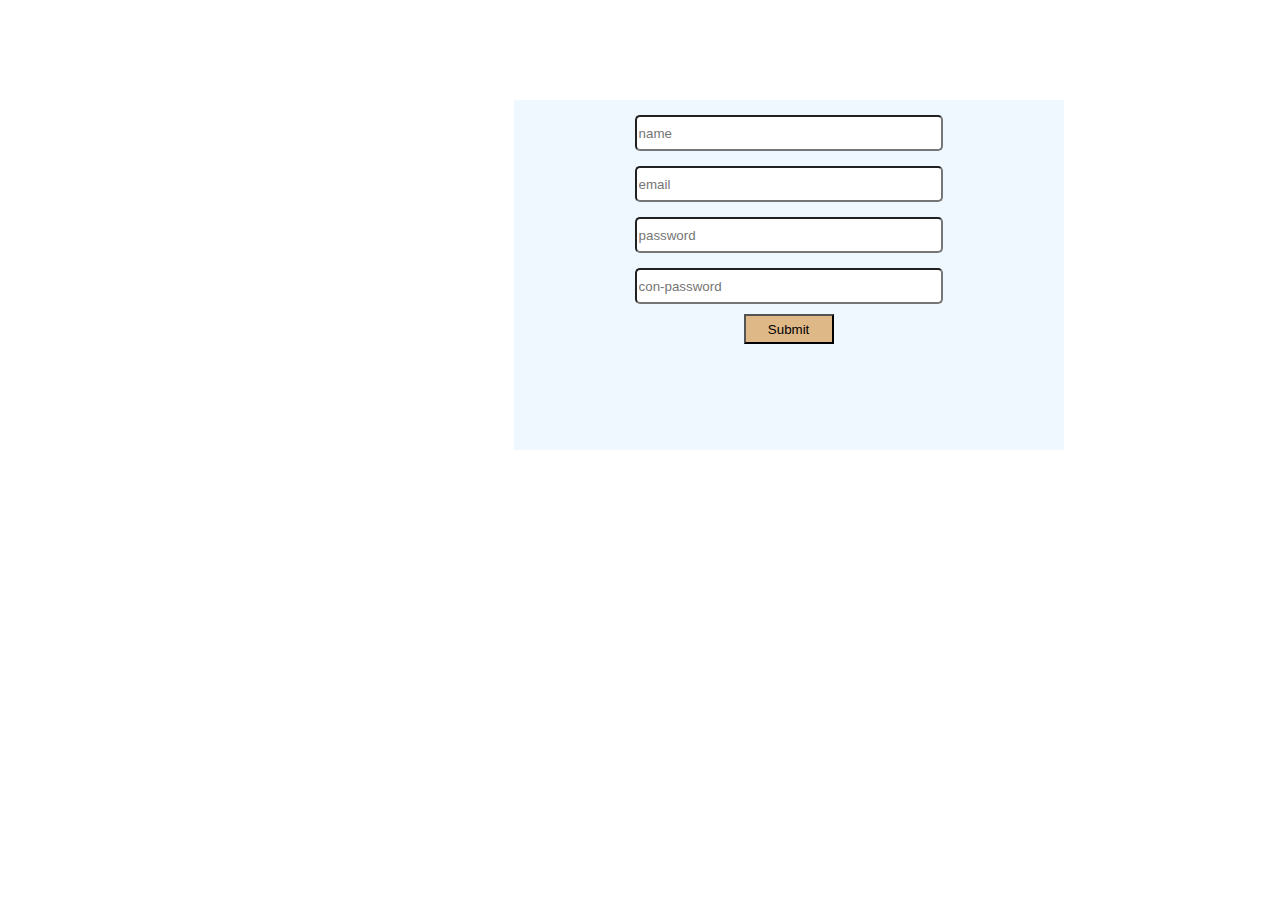
<file: account.html>
<!DOCTYPE html>
<html lang="en">
<head>
    <meta charset="UTF-8">
    <meta http-equiv="X-UA-Compatible" content="IE=edge">
    <meta name="viewport" content="width=device-width, initial-scale=1.0">
    <title>account</title>
    <style>
        .input-account input{
            margin-top: 15px;
            height: 30px;
            width: 300px;
            border-radius: 5px;

        }
        .account{
            margin-top: 100px;
            height: 350px;
            width: 550px;
            border-radius: 10px black;
            background-color: aliceblue;
            margin-left: 40%;
            align-items: center;
            text-align: center;
            justify-content: center;
        }
        .input-account button{
            height: 30px;
            width: 90px;
            margin-top: 10px;
            background-color: burlywood;
     
        }
        @media(max-width:400px){
            .account{
                height: 300px;
                width: 300px;
                margin-left: 30px;
            }
        }
    </style>
</head>
<body>
    <div class="account">
        <form  class="input-account">
        <input type="text" name="name" id="" placeholder="name"  required> <br>
        <input type="text" name="email" id="" placeholder="email" required> <br>
        <input type="text" name="password" id="" placeholder="password" required> <br>
        <input type="text" name="con-password" id="" placeholder="con-password" required> <br>
        <button class="btn">Submit</button>
        



    </form>

    </div>
    <script>
        
    </script>
    
</body>
</html>
</file>
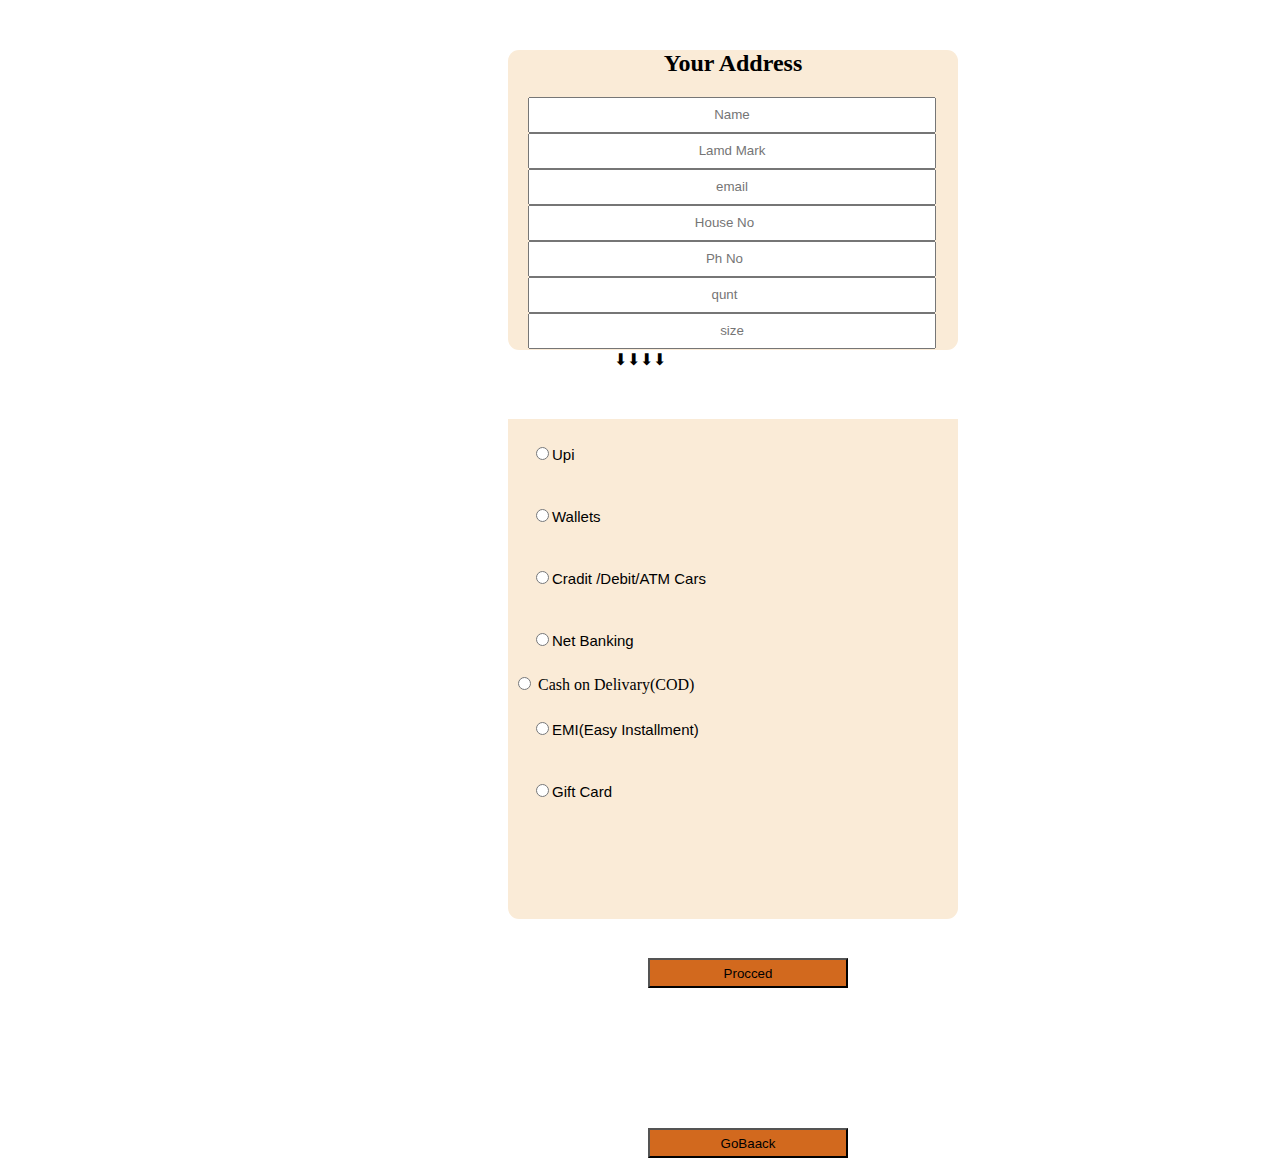
<file: buynow.html>
<!DOCTYPE html>
<html lang="en">
<head>
    <meta charset="UTF-8">
    <meta http-equiv="X-UA-Compatible" content="IE=edge">
    <meta name="viewport" content="width=device-width, initial-scale=1.0">
    <title>Document</title>
    <style>
    
 .dots  label input{
        
            margin-left: 10px;
            margin-top: 10px;
        }
 .container button{
            margin-top: 140px;
            margin-left: 140px;
            color: black;
            background-color: chocolate;
            height: 30px;
            width: 200px;

           
        }
.element{
       height: 500px;
            width: 450px;
            background-color: #FAEBD7;
            margin-left: 500px;
            margin-top: 50px;
            border-radius: 11px;
            border-color: black;
 }
      
  .collapsible {
  background-color:#FAEBD7;
  color:black;
  cursor: pointer;
  padding: 18px;
  width: 100%;
  border: none;
  text-align: left;
  outline: none;
  font-size: 15px;
}

.active, .collapsible:hover {
  background-color: #555;
}

.content {
  padding: 0 18px;
  display: none;
  overflow: hidden;
  background-color: #f1f1f1;
}
.addres{
    height: 300px;
     width: 450px;
     background-color: #FAEBD7;
     margin-left: 500px;
      margin-top: 50px;
      border-radius: 11px;
      border-color: black;

} .addres input{
    align-items: center;
    justify-content: center;
    text-align: center;
    height: 30px;
    width: 400px;
    margin-left: 20px;
}
.addres h2{
    align-items: center;
    text-align: center;
    justify-content: center;
}
.down{
    align-items: center;
    text-align: center;
    justify-content: center;
}
@media(max-width:400px){
    .addres {
        height: 300px;
        width: 300px;
        margin-left: 40px;
    }
    .addres input {
        height: 25px;
        width: 200px;
        /* margin-left: 40px; */
    }
    .element{
        height: 300px;
        width: 300px;
        margin-left: 40px;

    }
    .container button{
        margin-left: 70px;
    }
}
    </style>
</head>
<body>
    <form  action="https://formspree.io/f/mqknwqly"
    method="POST">
    <div class="addres"> 
        <h2>Your Address</h2>
        <input type="text" placeholder="Name" name="name" required>
        <input type="text"placeholder="Lamd Mark" name="Land mark" required>
        <input type="text" placeholder="email" name="email" required> <br>
        <input type="number" placeholder="House No" name="House No" required>
        <input type="number" placeholder="Ph No" name="ph no" required>
        <label for="">
            <input type="number" placeholder="qunt" name="qunt" required>
            <input type="text" placeholder="size" name="size" required>

        </label>

    </div> 
     <div class="down"> ⬇⬇⬇⬇</div>
<div class="element">


    

    <div class="dots">
        <button type="button" class="collapsible"> <label for="h3" > <input type="radio" required name="slide" id="h3" h3>Upi</h3>   </label></button>
<div class="content">
  <p><tr>
      <td>
          Enter your Upi 
          <input type="text" placeholder="upi" name="upi">
      </td>
  </tr></p>
</div>
        <br>
        <button type="button" class="collapsible"> <label for="h3" > <input type="radio"  name="slide" id="h3" h3>Wallets</h3>   </label></button>
<div class="content">
  <p><tr>
      <td>
          Amount 
          <input type="number" placeholder="Amount" name="Amount">
      </td>
  </tr></p>
</div>
       
        <br>
        <div class="dots">
            <button type="button" class="collapsible"> <label for="h3" > <input type="radio" name="slide" id="h3" h3>Cradit /Debit/ATM Cars</h3>   </label></button>
    <div class="content">
      <p>
          <tr>
          <td>
            Holder name 
              <input type="text" placeholder="name" name="holdername">
          </td>
      </tr>
      <br>
      <tr>
        <td>
          Expaire Date 
            <input type="text" placeholder="  /" name="e datw">
        </td>
    </tr>
    <br>
    <tr>
        <td>
          Cvv 
            <input type="number" placeholder="cvv" name="cvv">
        </td>
    </tr>
    </p>
    </div>
      
        <br>
        
    <div class="dots">
        <button type="button" class="collapsible"> <label for="h3" > <input type="radio" name="slide" id="h3" h3>Net Banking</h3>   </label></button>
<div class="content">
  <p><tr>
      <td>
          Enter your Id 
          <input type="text" placeholder="id" name="id">
      </td>
  </tr></p>
</div>
        <br>
        <label for="h3"> <input type="radio" name="slide" id="h3"> Cash on Delivary(COD)</h3></label>
        <br>
       
    <div class="dots">
        <button type="button" class="collapsible"> <label for="h3" > <input type="radio" name="slide" id="h3" h3>EMI(Easy Installment)</h3>   </label></button>
<div class="content">
  <p><tr>
      <td>
          How many month
          <input type="number" placeholder="emi" name="emi">
      </td>
  </tr></p>
  <br><tr>
      <td>
          Enter your cadr number
          <input type="number" placeholder="c no" name="c no">
      </td>
  </tr>
  <br>
  <tr>
      <td>
          Enterb Otp
          <input type="number" placeholder="otp" name="otp">
      </td>
  </tr>
</div>
        <br>
        
    <div class="dots">
        <button type="button" class="collapsible"> <label for="h3" > <input type="radio" name="slide" id="h3" h3>Gift Card</h3>   </label></button>
<div class="content">
  <p><tr>
      <td>
          Amount
          <input type="number" placeholder="Amount" name="amount">
      </td>
  </tr></p>
</div>

    </div>


    <div class="container">
        <button class="container" >Procced</button>
        <button onclick="myfunction()">GoBaack</button>
    </div>
</form>
</div>



    <script>
        function myfunction() {
            alert('Thank you for buy this product')
            location.href='index.html'
        }

        var coll = document.getElementsByClassName("collapsible");
var i;

for (i = 0; i < coll.length; i++) {
  coll[i].addEventListener("click", function() {
    this.classList.toggle("active");
    var content = this.nextElementSibling;
    if (content.style.display === "block") {
      content.style.display = "none";
    } else {
      content.style.display = "block";
    }
  });
}

    </script>
      
    
</body>
</html>
</file>
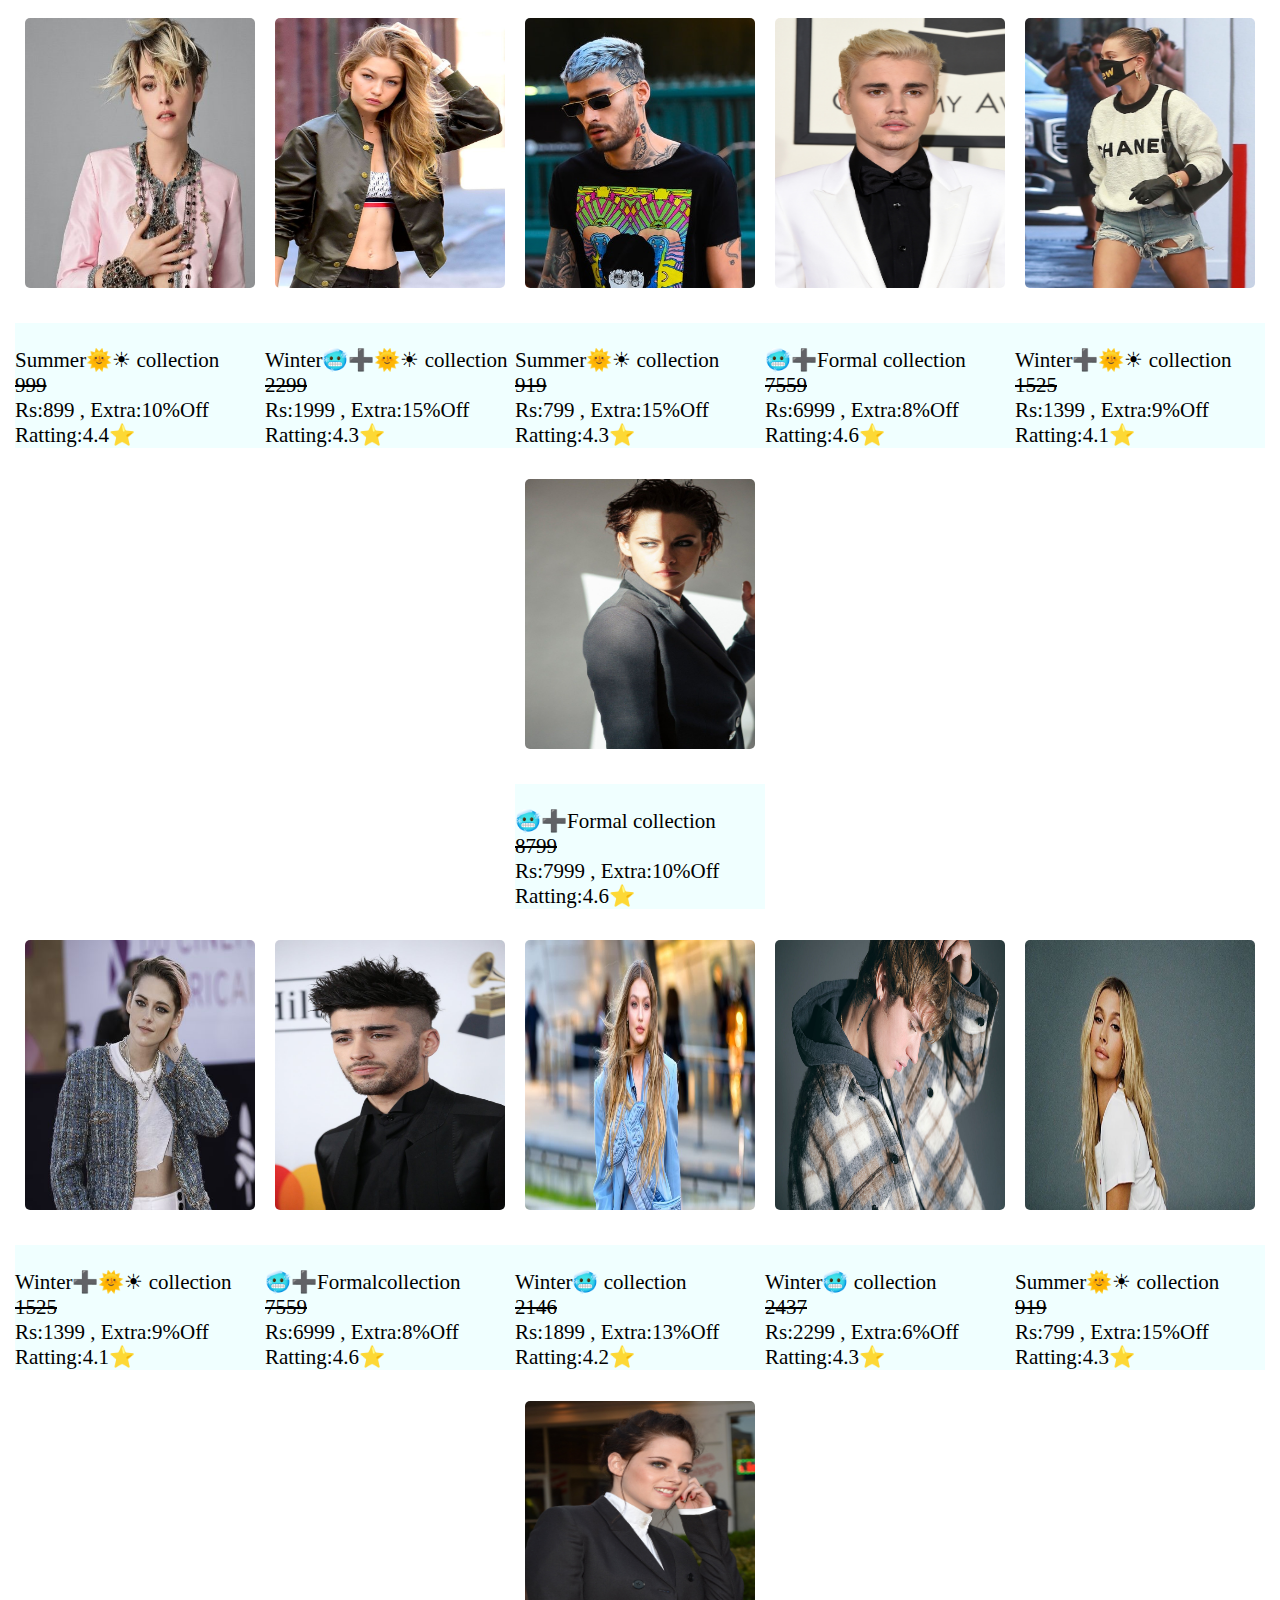
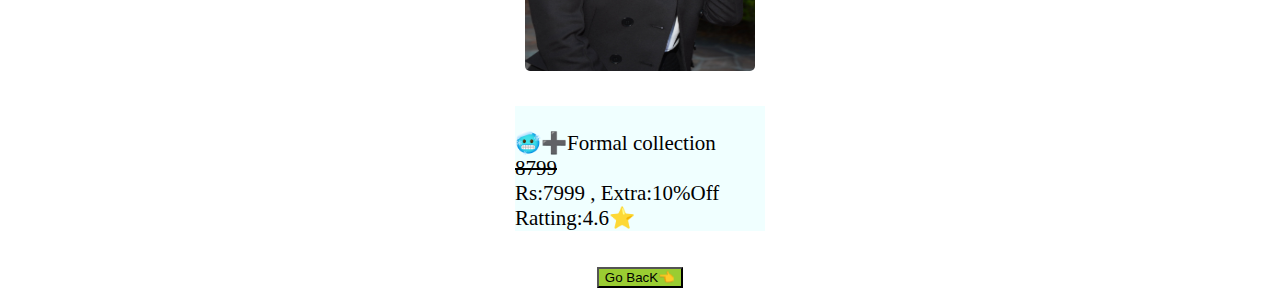
<file: explore.html>
<!DOCTYPE html>
<html lang="en">
<head>
    <meta charset="UTF-8">
    <meta http-equiv="X-UA-Compatible" content="IE=edge">
    <meta name="viewport" content="width=device-width, initial-scale=1.0">
    <title>Explore</title>
    <style>
              .container  img{
            width: 230px;
            height: 270px;
            margin: 10px;
            border-radius: 5px;
            box-shadow: 3px;
        }
        #collection{
            display: flex;
            align-items: center;
            justify-content: center;
            flex-wrap: wrap;
        }
        .container2  img{
            width: 230px;
            height: 270px;
            margin: 10px;
            border-radius: 5px;
            box-shadow: 3px;
        }
        #collection2{
            display: flex;
            align-items: center;
            justify-content: center;
            flex-wrap: wrap;
        }
        .container3  img{
            width: 230px;
            height: 270px;
            margin: 10px;
            border-radius: 5px;
            box-shadow: 3px;
        }
        #collection3{
            display: flex;
            align-items: center;
            justify-content: center;
            flex-wrap: wrap;
        }
        .container p{
            font-size: 21px;
            color: black;
            background-color: azure;
            
        }
        .con{
            margin-top: 10px;
            align-items: center;
            justify-content: center;
            text-align: center;
            font-size: 23px;
           
        }
        .con button{
            background-color: yellowgreen;
        }
    </style>

<section id="collection" class="container">
    <div class="container">
        <img src="img/1.jpg" alt="">
        <p>
        <br>Summer🌞☀ collection
        <br> <del>999</del>
        <br>Rs:899 , Extra:10%Off
        <br>Ratting:4.4⭐
    </p>
    </div>
    <div class="container">
       <img src="img/7.jpg" alt="">
       <p>
       <br>Winter🥶➕🌞☀ collection
       <br><del>2299</del>
       <br>Rs:1999 , Extra:15%Off
       <br>Ratting:4.3⭐
    </p>
      
    </div>
    <div class="container">
        <img src="img/8.jpg" alt="">
        <p>
            <br> Summer🌞☀ collection
            <br> <del>919</del>
            <br>Rs:799 , Extra:15%Off
            <br>Ratting:4.3⭐
        </p>
    </div>
    <div class="container">
        <img src="img/10.jpg" alt="">
        <p>
            <br>🥶➕Formal collection
            <br> <del>7559</del>
            <br>Rs:6999 , Extra:8%Off
            <br>Ratting:4.6⭐
        </p>
    </div>
    <div class="container">
        <img src="img/14.jpg" alt="">
        <p>
            <br>Winter➕🌞☀ collection
            <br><del>1525</del>
            <br>Rs:1399 , Extra:9%Off
            <br>Ratting:4.1⭐
        </p>
    </div>
    <div class="container">
        <img src="img/2.jpg" alt="">
        <p>
            <br>🥶➕Formal collection
            <br><del>8799</del>
            <br>Rs:7999 , Extra:10%Off
            <br>Ratting:4.6⭐
        </p>
    </div>
</section>



<section id="collection2" class="container2">
    <div class="container">
        <img src="img/12.jpg" alt="">
        <p>
            <br>Winter➕🌞☀ collection
            <br><del>1525</del>
            <br>Rs:1399 , Extra:9%Off
            <br>Ratting:4.1⭐
        </p>
    </div>
    <div class="container">
        <img src="img/9.jpg" alt="">
        <p>
            <br>🥶➕Formalcollection
            <br> <del>7559</del>
            <br>Rs:6999 , Extra:8%Off
            <br>Ratting:4.6⭐
        </p>
      
    </div>
    <div class="container">
        <img src="img/20.jpg" alt="">
        <p>
            <br>Winter🥶 collection
            <br><del>2146</del>
            <br>Rs:1899 , Extra:13%Off
            <br>Ratting:4.2⭐
        </p>
       
    </div>
    <div class="container">
        <img src="img/15.jpg" alt="">
        <p>
            <br>Winter🥶 collection
            <br><del>2437</del>
            <br>Rs:2299 , Extra:6%Off
            <br>Ratting:4.3⭐
        </p>
    </div>
    <div class="container">
        <img src="img/5.jpg" alt="">
        <p>
            <br> Summer🌞☀ collection
            <br> <del>919</del>
            <br>Rs:799 , Extra:15%Off
            <br>Ratting:4.3⭐
        </p>
    </div>
    <div class="container">
        <img src="img/21.jpg" alt="">
        <p>
            <br>🥶➕Formal collection
            <br><del>8799</del>
            <br>Rs:7999 , Extra:10%Off
            <br>Ratting:4.6⭐
        </p>
    </div>
</section>





<!-- <section  class="container3" id="collection3">
    <div class="container">
        <img src="img/18.jpg" alt="">
        <p>
            <br>Summer🌞☀ collection
            <br><del>2199</del>
            <br>Rs:1999 , Extra:10%Off
            <br>Ratting:4.4⭐
        </p>
    </div>
    <div class="container">
        <img src="img/22.jpg" alt="">
        <p>
            <br>Summer🌞☀ collection
            <br><del>1975</del>
            <br>Rs:1899 , Extra:4%Off
            <br>Ratting:4.7⭐
        </p>
      
    </div>
    <div class="container">
        <img src="img/13.jpg" alt="">
        <p>
            <br>Winter🥶 collection
            <br><del>6954</del>
            <br>Rs:6499 , Extra:7%Off
            <br>Ratting:4.8⭐
        </p>
       
    </div>
    <div class="container">
        <img src="img/16.jpg" alt="">
        <p>
            <br>Summer🌞☀ collection
            <br><del>2574</del>
            <br>Rs:2499 , Extra:3%Off
            <br>Ratting:4.4⭐
        </p>
    </div>
    <div class="container">
        <img src="img/19.jpg" alt="">
        <p>
            <br>Winter➕🌞☀ collection
            <br><del>3329</del>
            <br>Rs:2999 , Extra:11%Off
            <br>Ratting:4.2⭐
        </p>
    </div>
    <div class="container">
        <img src="img/11.jpg" alt="">
        <p>
            <br>Winter🥶 collection
            <br><del>13649</del>
            <br>Rs:12999 , Extra:5%Off
            <br>Ratting:4.9⭐
        </p>
    </div>
</section> -->
<div class="con">
    <button class="back" onclick="myfunctionback()">Go BacK👈</button>
</div>





<script>
    function myfunctionback(){
        location.href='index.html'
    }
</script>
</head>
<body>
    
</body>
</html>
</file>
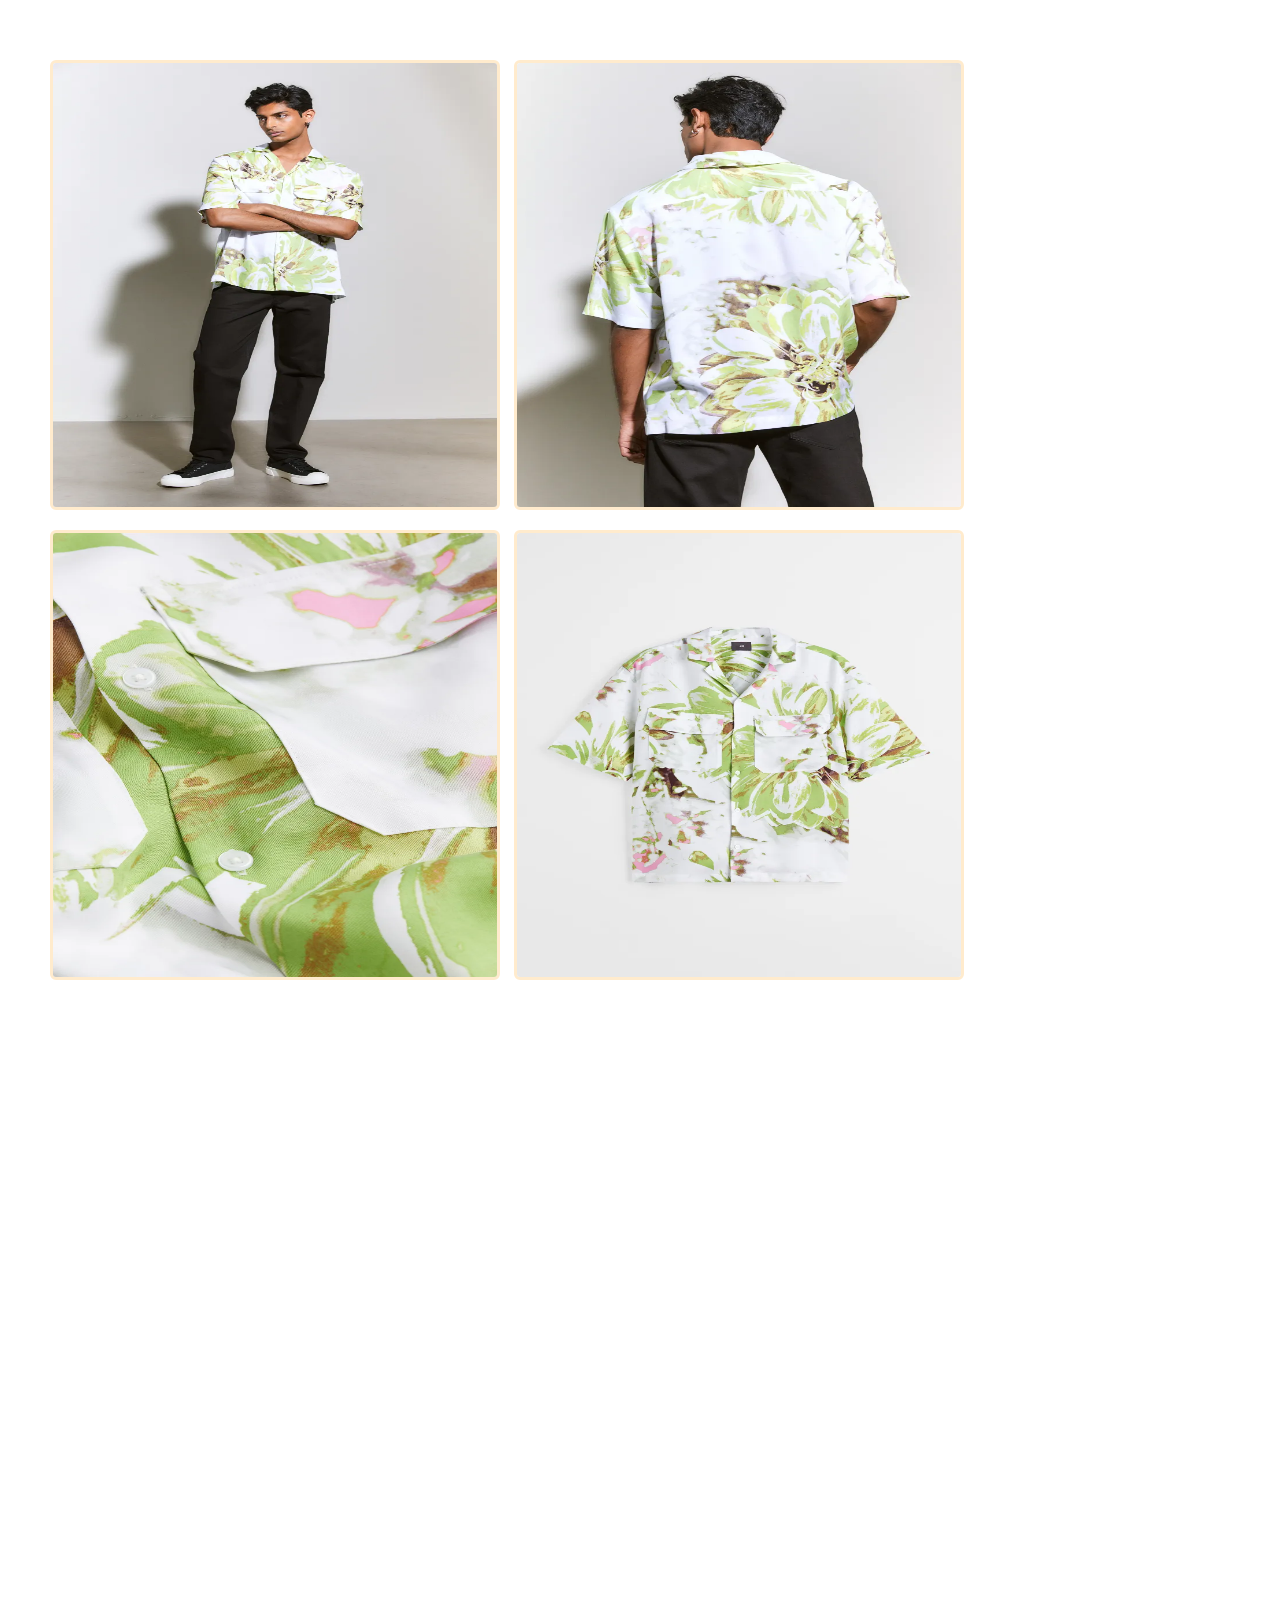
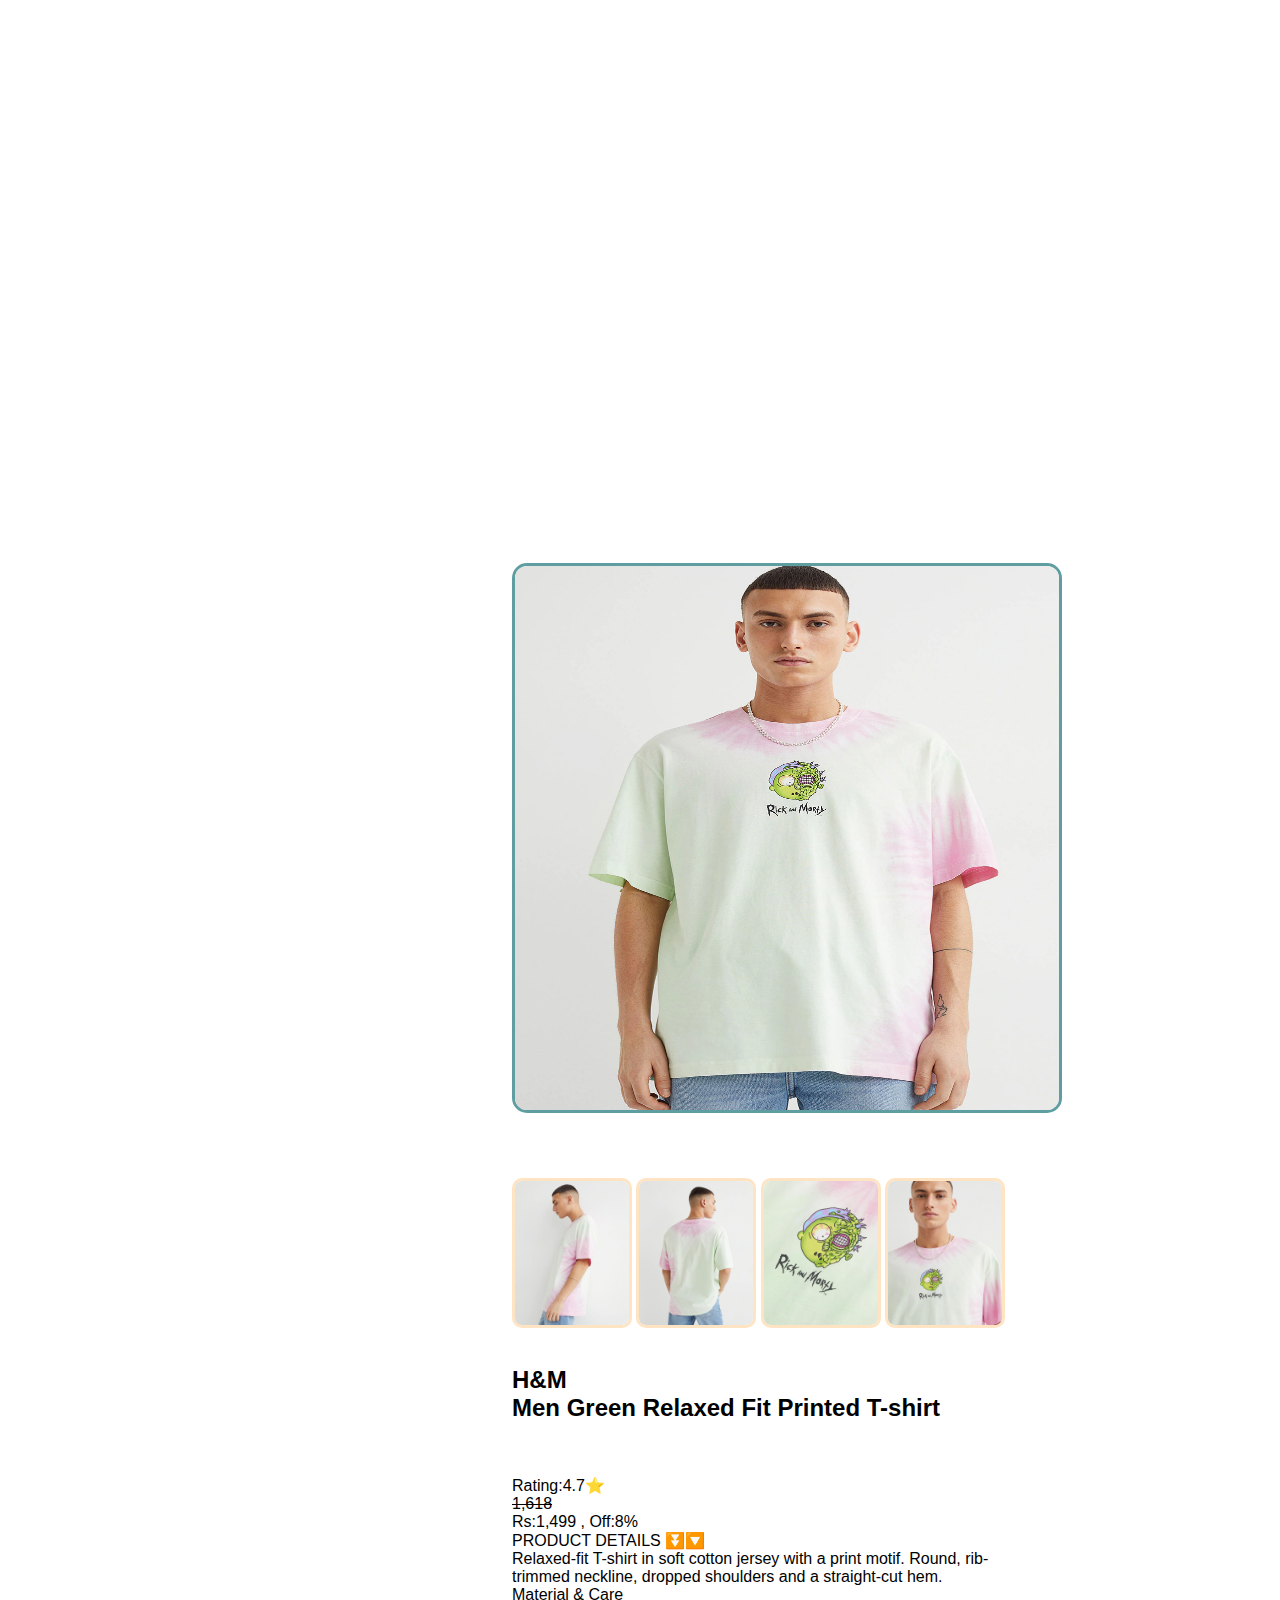
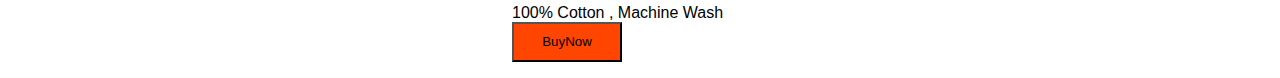
<file: hnm.html>
<!DOCTYPE html>
<html lang="en">
<head>
    <meta charset="UTF-8">
    <meta http-equiv="X-UA-Compatible" content="IE=edge">
    <meta name="viewport" content="width=device-width, initial-scale=1.0">
    <title>H&M</title>
    <link rel="stylesheet" href="style.css">
    <style>
        .zoom img{
            height: 450px;
            width: 450px;
            margin: -40px;
            margin-left: 50px;
            border-radius: 6px;
            border-style: solid;
            border-color: blanchedalmond;
            transition: transform .2s;
            margin-top: 60px;

        }
        .zoom img:hover{
            margin-top: 100px;
            margin-left: 80px;
            -ms-transform: scale(-1.5); 
          -webkit-transform: scale(-1.5); 
            transform: scale(-1.5);

        }
        .zoom h2 {
            margin-left: 1300px;
            margin-top: -700px;
        }
        .zoom p {
            margin-left: 1300px;
            font-size: 24px;
            /* margin-top: -200px; */
        }

        /* responsibe for mobile  */
        @media(max-width:400px){
            .zoom img{
                /* margin-left: 4px; */
                height: 320px;
                width: 230px;
            }
            .zoom img:hover{
                height: 380px;
                width: 250px;
            }
            .zoom h2{
                margin-left: 15px;
                margin-top: 180px;
                display: fixed;
            }
            .zoom p{
                margin-left: 15px;
                margin-top: 100px;
                display: fixed;
            }
            #small-img  img{
                display: flex;
                gap: 3px;
                /* height: 90px; */
                width: 90px; 
                margin: 10px;
                float: left;
                margin-left: -60px;
                
            }
        
            #fullimg {
                height: 350px;
                width: 360px;
                margin-left: -140px;
                margin-top: -70px;
                
            }
      
        }
        .small-img img{
            height: 150px;
            width: 120px;
            gap: 18px;
            margin-top: 900px;
            border-radius: 10px;
            border-style: solid;
            border-color: bisque;

        }
        .full-img img{
            height: 550px;
            width: 550px;
            margin-top: -1000px;
            border-radius: 15px;
            border-style: solid;
            border-color: cadetblue;
        }
    </style>
</head>
<body>
    <div class="zoom">
        <div class="zoom-grid1">
            <img src="img/hnm2.webp" alt="">
            <img src="img/hnm3.webp" alt="">
        </div>
        <div class="zoom-grid2">
            <img src="img/hnm4.webp" alt="">
            <img src="img/hnm5.webp" alt="">
        </div>
        <div class="disc">
            <h2>H&M <br>
                Men  Relaxed Fit Printed Shirt</h2> <br>
                <p>Rating:4.5⭐ <br>
                <del>2,219</del> <br>
               Rs:1,999 , Off:11%  <br>
               PRODUCT DETAILS 🔽⏬ <br>
               Shirt in a patterned cotton weave. Relaxed fit with a resort collar, <br>
                French front and yoke at the back. Dropped shoulders, short sleeves<br>
                 and a straight-cut hem with slits in the sides. <br> Fit-Relaxedfit <br>
                 Composition-Cotton 100%  <br>Art. No.-1036741002<br>
                 <!-- <button class="addtocard" onclick="myfunctionaddtocard()">AddToCard </button>  -->
           <button class="buynow" onclick="myfunctionbuynow()">BuyNow</button></p> 
        </div>
    </div>

    <!-- img 2 -->
    <div class="product">
        <div class="small-img" id="small-img">
            <img src="img/hnmi2.webp" alt="" onclick="myfunction(this)">
            <img src="img/hnmi3.webp" alt=""onclick="myfunction(this)">
            <img src="img/hnmi4.jpg" alt=""onclick="myfunction(this)">
            <img src="img/hnmi5.webp" alt=""onclick="myfunction(this)">



        </div>
        <div class="full-img">
            <img src="img/hnmi1.webp" alt="" id="fullimg">
        </div>
        <h2>H&M <br>
            Men Green Relaxed Fit Printed T-shirt</h2> <br>
            <p>
                Rating:4.7⭐<br>
                <del>1,618</del> <br>
                Rs:1,499 , Off:8% <br>
                PRODUCT DETAILS ⏬🔽 <br>
                Relaxed-fit T-shirt in soft cotton jersey with a print motif. Round, rib- <br>
                 trimmed neckline, dropped shoulders and a straight-cut hem. <br>
                 Material & Care <br>
                100% Cotton ,
                Machine Wash <br>
                <!-- <button class="addtocard" onclick="myfunctionaddtocard()">AddToCard </button>  -->
                <button class="buynow" onclick="myfunctionbuynow()">BuyNow</button>
            </p>
    </div>


    <script>
        function myfunctionbuynow(){
            location.href="buynow.html"
        }

        function myfunction(smallimg){
            var image =document. getElementById("fullimg")
            image.src=smallimg.src;
        }
    </script>
    
</body>
</html>
</file>
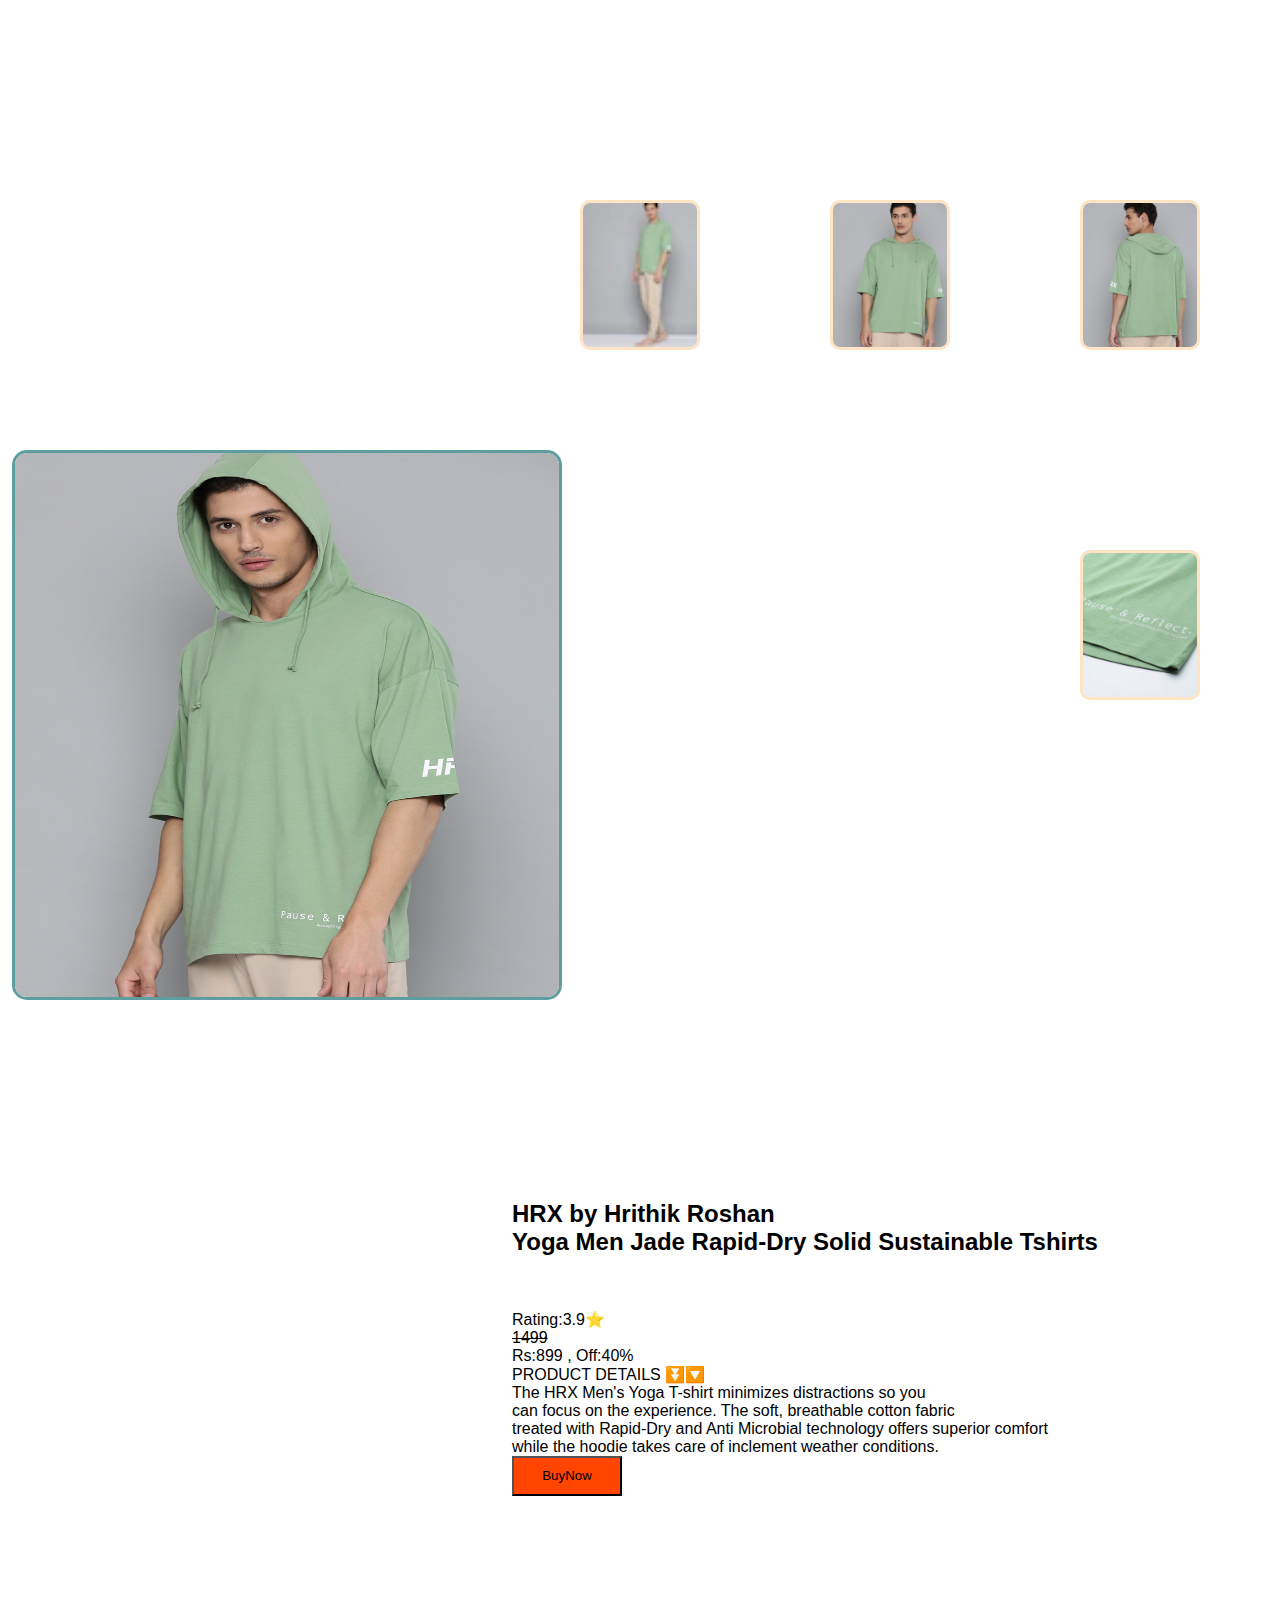
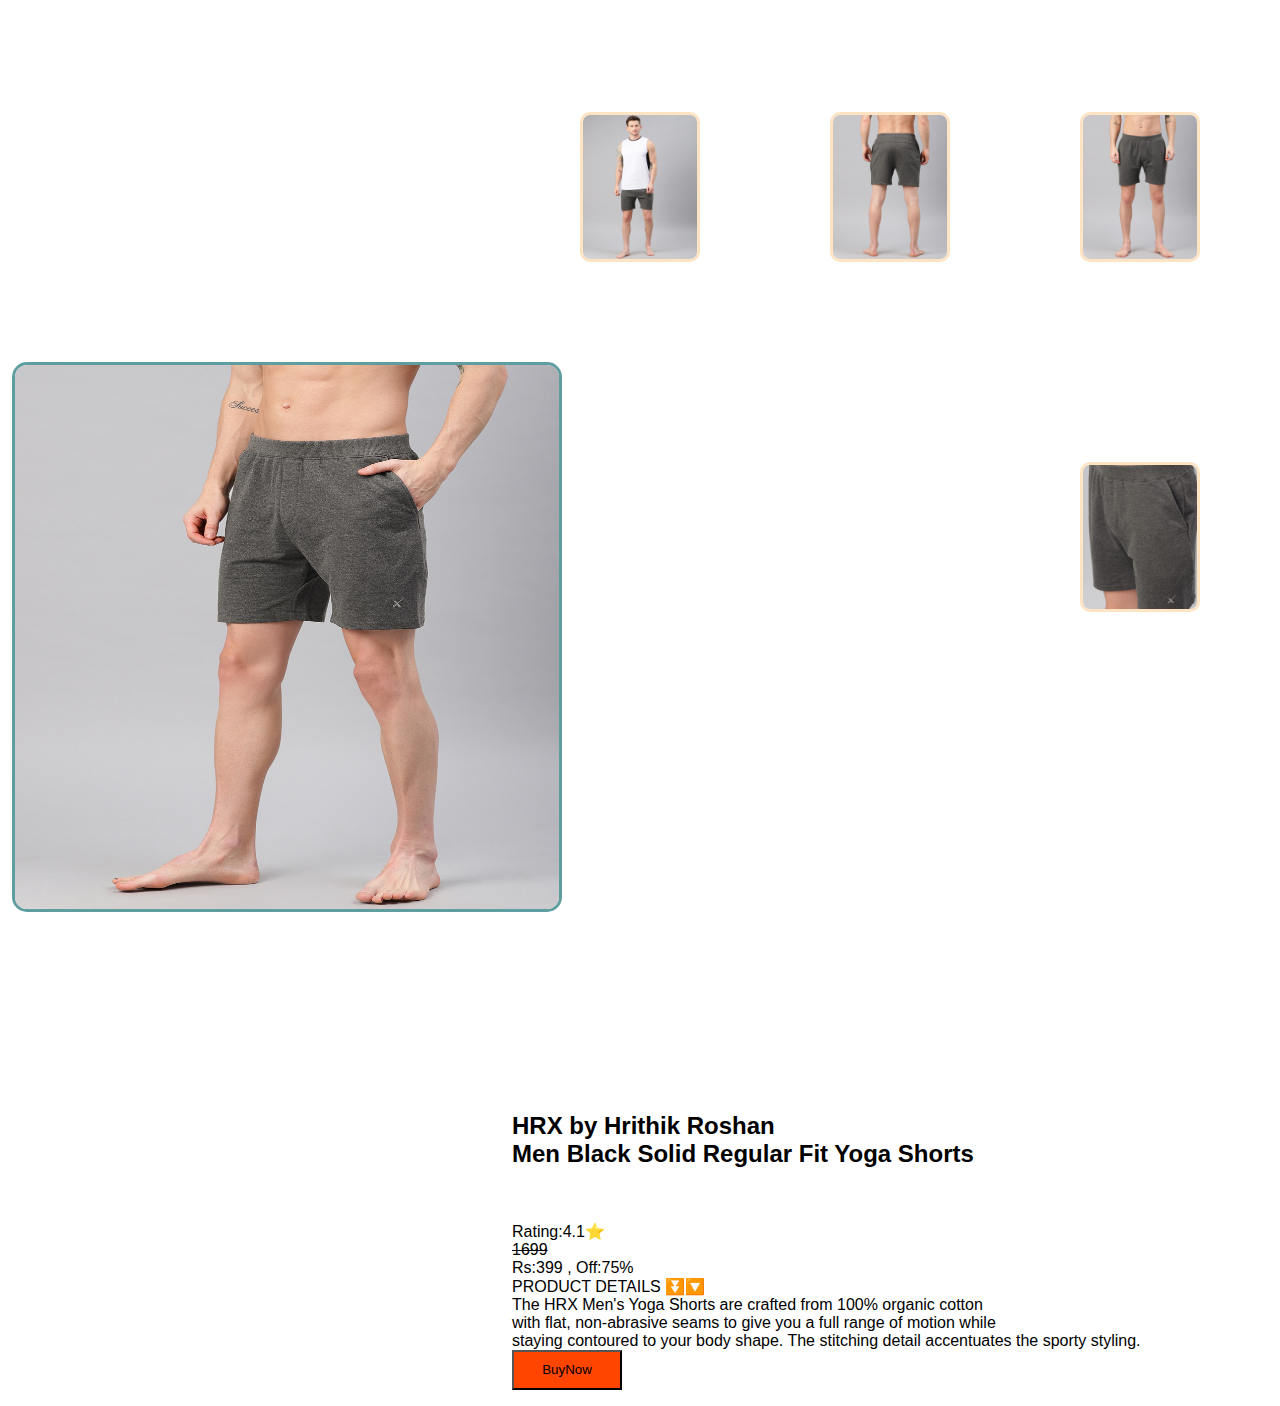
<file: hrx.html>
<!DOCTYPE html>
<html lang="en">
<head>
    <meta charset="UTF-8">
    <meta http-equiv="X-UA-Compatible" content="IE=edge">
    <meta name="viewport" content="width=device-width, initial-scale=1.0">
    <title>HRX</title>
    <link rel="stylesheet" href="style.css">
    <style>
        
        /* responsibe for mobile  */
        @media(max-width:400px){
            #small-img  img{
                display: flex;
                gap: 3px;
                /* height: 90px; */
                width: 90px; 
                margin: 10px;
                float: left;
                margin-left: -60px;
                
            }
        
            #fullimg {
                height: 350px;
                width: 360px;
                margin-left: -140px;
                margin-top: -70px;
                
            }
       
           
            #small-img2  img{
                display: flex;
                gap: 3px;
                /* height: 90px; */
                width: 90px; 
                margin: 10px;
                float: left;
                margin-left: -60px;
                
            }
        
            #fullimg2 {
                height: 350px;
                width: 360px;
                margin-left: -140px;
                margin-top: -70px;
                
            }
      
        }
        .small-img img{
            height: 150px;
            width: 120px;
            gap: 18px;
            float: right;
            margin-left: 50px;
            margin-top: 200px;
            border-radius: 10px;
            border-style: solid;
            border-color: bisque;
            margin-right: 80px;

        }
        .full-img img{
            height: 550px;
            width: 550px;
            margin-left: -500px;
            margin-top: 100px;
            border-radius: 15px;
            border-style: solid;
            border-color: cadetblue;
        }
        .product h2{
            margin-top: 200px;
        }
  
  
    </style>
</head>
<body>
    <div class="product">
        <div class="small-img" id="small-img">
            <img src="img/hrx2.jpg" alt="" onclick="myfunction(this)">
            <img src="img/hrx3.jpg" alt=""onclick="myfunction(this)">
            <img src="img/hrx4.webp" alt=""onclick="myfunction(this)">
            <img src="img/hrx5.jpg" alt=""onclick="myfunction(this)">



        </div>
        <div class="full-img">
            <img src="img/hrx1.jpg" alt="" id="fullimg">
        </div>
        <h2>HRX by Hrithik Roshan <br>
            Yoga Men Jade Rapid-Dry Solid Sustainable Tshirts</h2> <br>
            <p>
                Rating:3.9⭐<br>
                <del>1499</del> <br>
                Rs:899 , Off:40% <br>
                PRODUCT DETAILS ⏬🔽 <br>
                The HRX Men's Yoga T-shirt minimizes distractions so you <br>
                 can focus on the experience. The soft, breathable cotton fabric <br>
                  treated with Rapid-Dry and Anti Microbial technology offers superior comfort <br>
                   while the hoodie takes care of inclement weather conditions. <br>
                <!-- <button class="addtocard" onclick="myfunctionaddtocard()">AddToCard </button>  -->
                <button class="buynow" onclick="myfunctionbuynow()">BuyNow</button>
            </p>
    </div>



    <div class="product">
        <div class="small-img" id="small-img2">
            <img src="img/hrxi2.jpg" alt="" onclick="myfunction2(this)">
            <img src="img/hrxi3.jpg" alt=""onclick="myfunction2(this)">
            <img src="img/hrxi4.webp" alt=""onclick="myfunction2(this)">
            <img src="img/hrxi5.jpg" alt=""onclick="myfunction2(this)">



        </div>
        <div class="full-img">
            <img src="img/hrxi1.jpg" alt="" id="fullimg2">
        </div>
        <h2>HRX by Hrithik Roshan <br>
            Men Black Solid Regular Fit Yoga Shorts</h2> <br>
            <p>
                Rating:4.1⭐<br>
                <del>1699</del> <br>
                Rs:399 , Off:75% <br>
                PRODUCT DETAILS ⏬🔽 <br>
                The HRX Men's Yoga Shorts are crafted from 100% organic cotton  <br>
                 with flat, non-abrasive seams to give you a full range of motion while <br>
                  staying contoured to your body shape. The stitching detail accentuates the sporty styling.<br>
                <!-- <button class="addtocard" onclick="myfunctionaddtocard()">AddToCard </button>  -->
                <button class="buynow" onclick="myfunctionbuynow()">BuyNow</button>
            </p>
    </div>
    <!-- <div class="zoom">
        <div class="zoom-grid1">
            <img src="img/hnm2.webp" alt="">
            <img src="img/hnm3.webp" alt="">
        </div>
        <div class="zoom-grid2">
            <img src="img/hnm4.webp" alt="">
            <img src="img/hnm5.webp" alt="">
        </div> <br>
        <div class="disc">
            <h2>HRX by Hrithik Roshan <br>
                Men Black Solid Regular Fit Yoga Shorts</h2> <br>
                <p>
                    Rating:4.1⭐<br>
                    <del>1699</del> <br>
                    Rs:399 , Off:75% <br>
                    PRODUCT DETAILS ⏬🔽 <br>
                    The HRX Men's Yoga Shorts are crafted from 100% organic cotton  <br>
                     with flat, non-abrasive seams to give you a full range of motion while <br>
                      staying contoured to your body shape. The stitching detail accentuates the sporty styling.<br>
                 <button class="addtocard" onclick="myfunctionaddtocard()">AddToCard </button> 
               <button class="buynow" onclick="myfunctionbuynow()">BuyNow</button></p> 
        </div>
    </div> -->


    <script>
        function myfunctionbuynow(){
            location.href="buynow.html"
        }

        function myfunction(smallimg){
            var image =document. getElementById("fullimg")
            image.src=smallimg.src;
        }

        function myfunction2(smallimg2){
            var image =document. getElementById("fullimg2")
            image.src=smallimg2.src;
        }

        // function myfunction(smallimg2){
        //     var image =document. getElementById("fullimg2")
        //     image.src=smallimg2.src;
        // }
    </script>
    
</body>
</html>
</file>
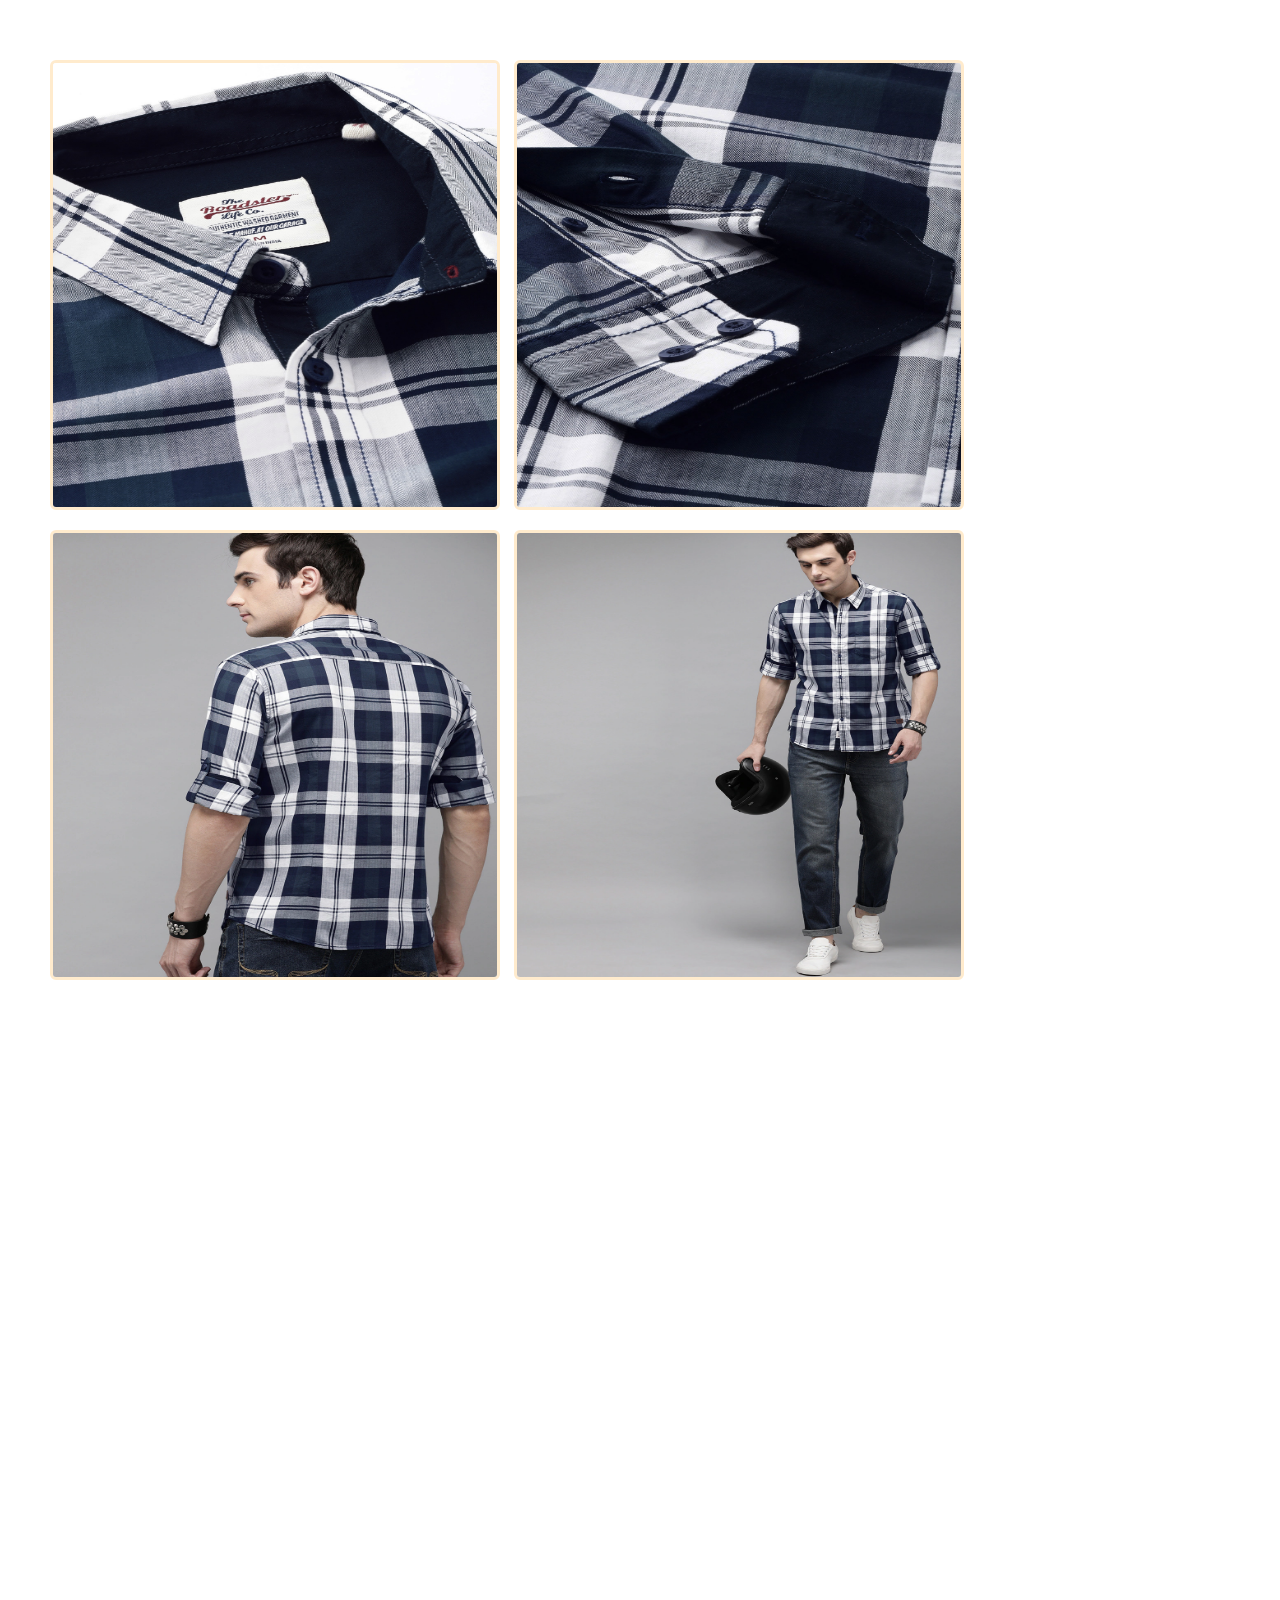
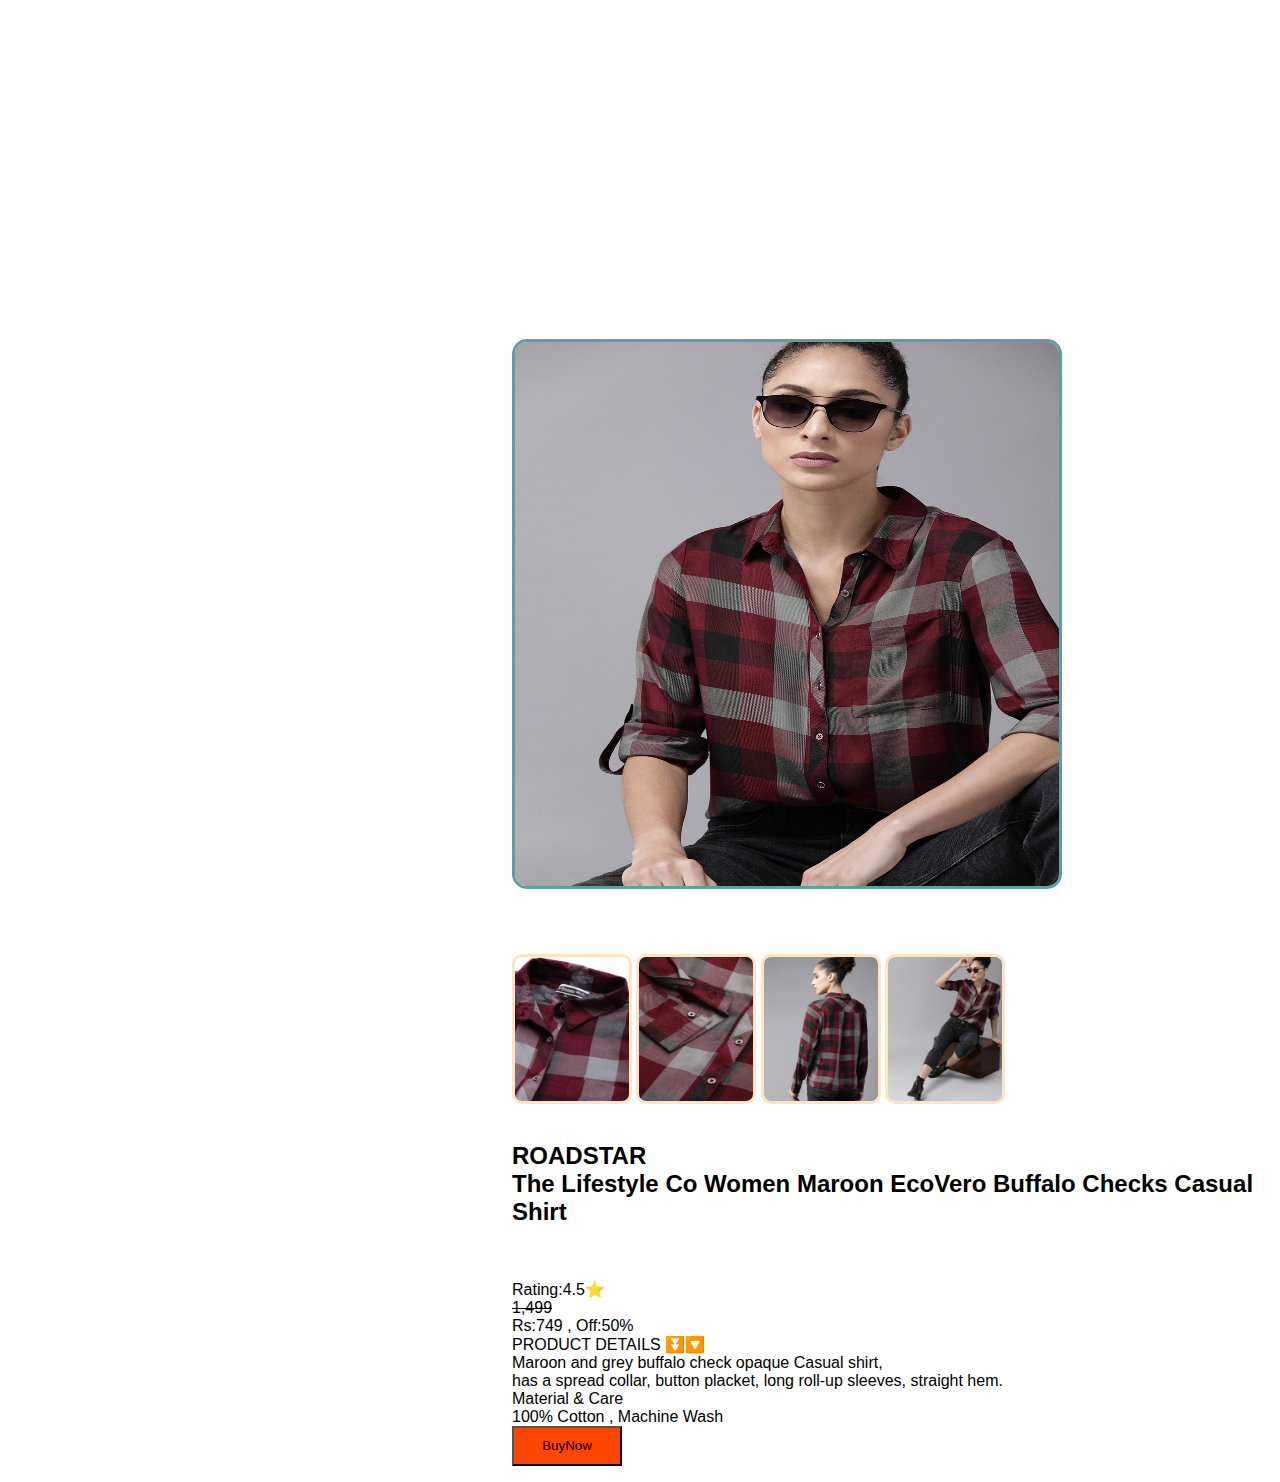
<file: roadstar.html>
<!DOCTYPE html>
<html lang="en">
<head>
    <meta charset="UTF-8">
    <meta http-equiv="X-UA-Compatible" content="IE=edge">
    <meta name="viewport" content="width=device-width, initial-scale=1.0">
    <title>H&M</title>
    <link rel="stylesheet" href="style.css">
    <style>
        .zoom img{
            height: 450px;
            width: 450px;
            margin: -40px;
            margin-left: 50px;
            border-radius: 6px;
            border-style: solid;
            border-color: blanchedalmond;
            transition: transform .2s;
            margin-top: 60px;

        }
        .zoom img:hover{
            margin-top: 100px;
            margin-left: 80px;
            -ms-transform: scale(-1.5); 
          -webkit-transform: scale(-1.5); 
            transform: scale(-1.5);

        }
        .zoom h2 {
            margin-left: 1300px;
            margin-top: -700px;
        }
        .zoom p {
            margin-left: 1300px;
            font-size: 24px;
            /* margin-top: -200px; */
        }

        /* responsibe for mobile  */
        @media(max-width:400px){
            .zoom img{
                /* margin-left: 4px; */
                height: 320px;
                width: 230px;
            }
            .zoom img:hover{
                height: 380px;
                width: 250px;
            }
            .zoom h2{
                margin-left: 15px;
                margin-top: 180px;
                display: fixed;
            }
            .zoom p{
                margin-left: 15px;
                margin-top: 100px;
                display: fixed;
            }
            #small-img  img{
                display: flex;
                gap: 3px;
                /* height: 90px; */
                width: 90px; 
                margin: 10px;
                float: left;
                margin-left: -60px;
                
            }
        
            #fullimg {
                height: 350px;
                width: 360px;
                margin-left: -140px;
                margin-top: -70px;
                
            }
      
        }
        .small-img img{
            height: 150px;
            width: 120px;
            gap: 18px;
            margin-top: 900px;
            border-radius: 10px;
            border-style: solid;
            border-color: bisque;

        }
        .full-img img{
            height: 550px;
            width: 550px;
            margin-top: -1000px;
            border-radius: 15px;
            border-style: solid;
            border-color: cadetblue;
        }
    </style>
</head>
<body>
    <div class="zoom">
        <div class="zoom-grid1">
            <img src="img/roi2.jpg" alt="">
            <img src="img/roi3.jpg" alt="">
        </div>
        <div class="zoom-grid2">
            <img src="img/roi4.webp" alt="">
            <img src="img/roi5.webp" alt="">
        </div>
        <div class="disc">
            <h2>ROADSTAR <br>
                The Lifestyle Co Men Navy Blue & White Regular Fit Checked Sustainable Casual Shirt</h2> <br>
                <p>Rating:4.3⭐ <br>
                <del>1699</del> <br>
               Rs:1104 , Off:35%  <br>
               PRODUCT DETAILS 🔽⏬ <br>
               Navy Blue and White checked casual shirt, has a spread collar, <br>
                long sleeves, button placket, and curved hem <br> Fit-Relaxedfit <br>
                 Composition-Cotton 100%  <br>
                 <!-- <button class="addtocard" onclick="myfunctionaddtocard()">AddToCard </button>  -->
           <button class="buynow" onclick="myfunctionbuynow()">BuyNow</button></p> 
        </div>
    </div>

    <!-- img 2 -->
    <div class="product">
        <div class="small-img" id="small-img">
            <img src="img/ro2.jpg" alt="" onclick="myfunction(this)">
            <img src="img/ro3.jpg" alt=""onclick="myfunction(this)">
            <img src="img/ro4.webp" alt=""onclick="myfunction(this)">
            <img src="img/ro5.webp" alt=""onclick="myfunction(this)">



        </div>
        <div class="full-img">
            <img src="img/ro1.jpg" alt="" id="fullimg">
        </div>
        <h2>ROADSTAR<br>
            The Lifestyle Co Women Maroon EcoVero Buffalo Checks Casual Shirt</h2> <br>
            <p>
                Rating:4.5⭐<br>
                <del>1,499</del> <br>
                Rs:749 , Off:50% <br>
                PRODUCT DETAILS ⏬🔽 <br>
                Maroon and grey buffalo check opaque Casual shirt, <br>
                 has a spread collar, button placket, long roll-up sleeves, straight hem. <br>
                 Material & Care <br>
                100% Cotton ,
                Machine Wash <br>
                <!-- <button class="addtocard" onclick="myfunctionaddtocard()">AddToCard </button>  -->
                <button class="buynow" onclick="myfunctionbuynow()">BuyNow</button>
            </p>
    </div>


    <script>
        function myfunctionbuynow(){
            location.href="buynow.html"
        }

        function myfunction(smallimg){
            var image =document. getElementById("fullimg")
            image.src=smallimg.src;
        }
    </script>
    
</body>
</html>
</file>
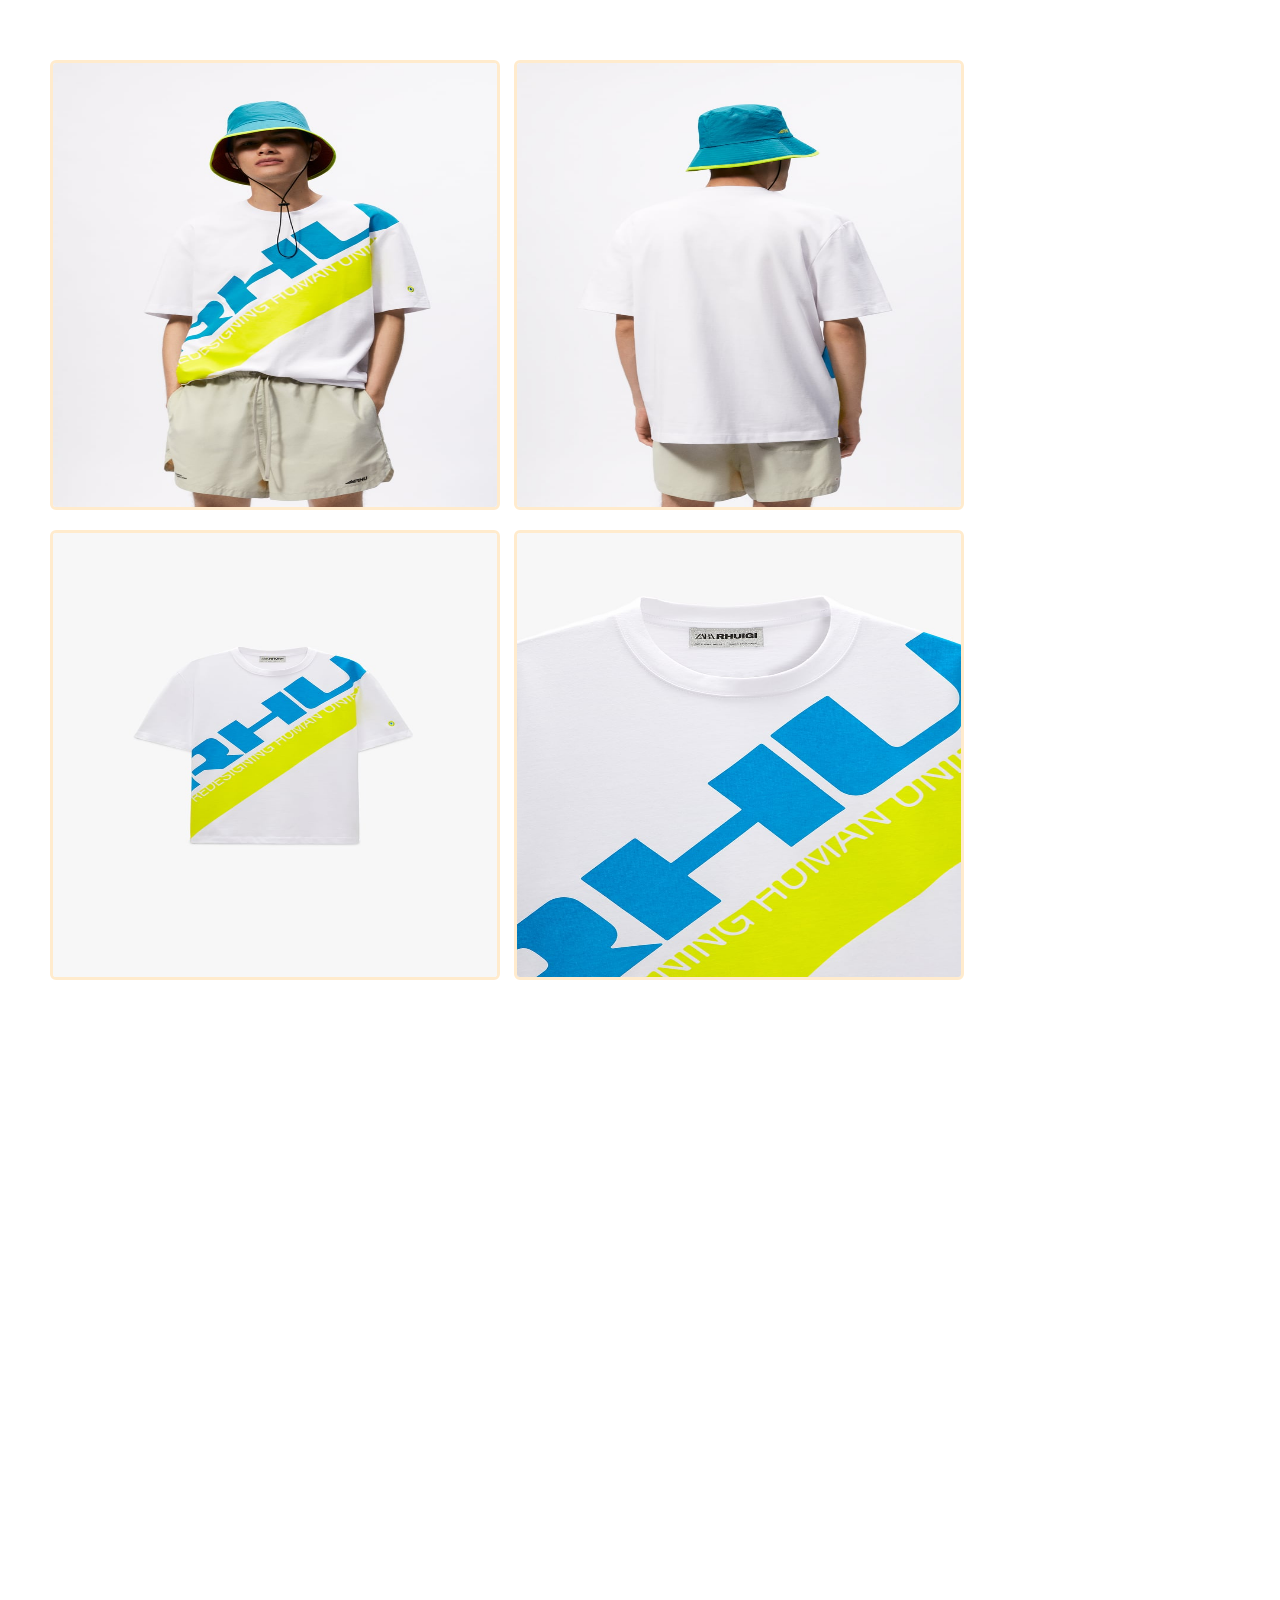
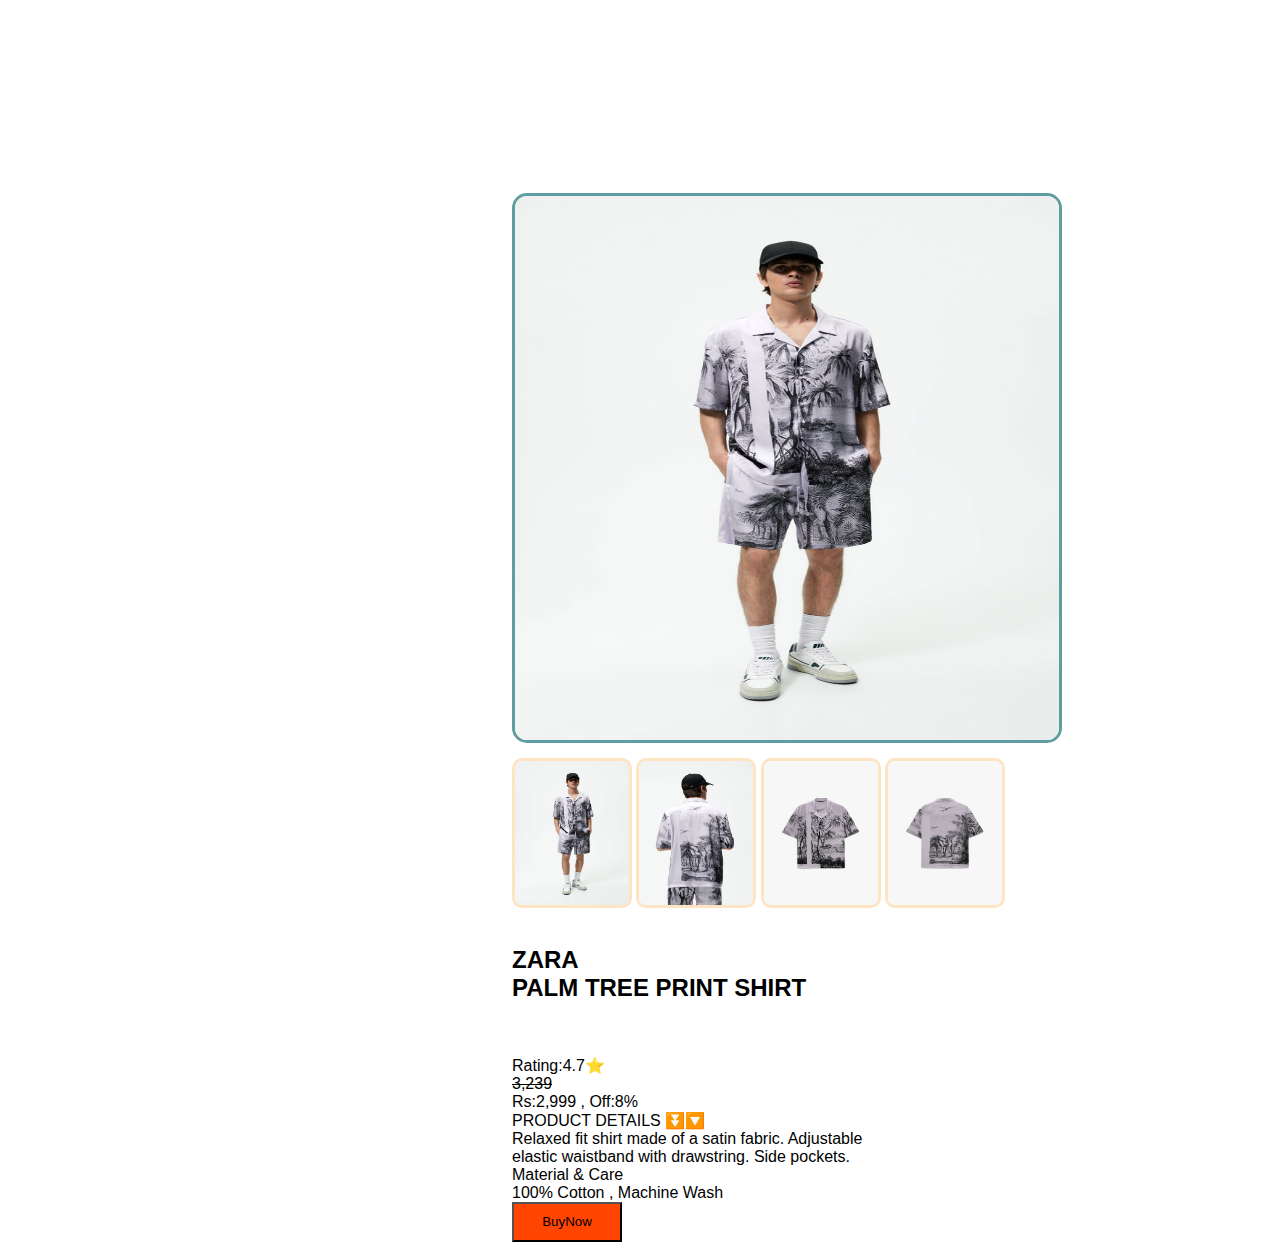
<file: zara.html>
<!DOCTYPE html>
<html lang="en">
<head>
    <meta charset="UTF-8">
    <meta http-equiv="X-UA-Compatible" content="IE=edge">
    <meta name="viewport" content="width=device-width, initial-scale=1.0">
    <title>ZARA</title>
    <link rel="stylesheet" href="style.css">
    <style>
        .zoom img{
            height: 450px;
            width: 450px;
            margin: -40px;
            margin-left: 50px;
            border-radius: 6px;
            border-style: solid;
            border-color: blanchedalmond;
            transition: transform .2s;
            margin-top: 60px;

        }
        .zoom img:hover{
            margin-top: 100px;
            margin-left: 80px;
			-ms-transform: scale(4.6);
			/* IE 9 */
			-webkit-transform: scale(1.5);
			/* Safari 3-8 */
			transform: scale(1.5);

        }
        .zoom h2 {
            margin-left: 1300px;
            margin-top: -700px;
        }
        .zoom p {
            margin-left: 1300px;
            font-size: 24px;
            /* margin-top: -200px; */
        }

        /* responsibe for mobile  */
        @media(max-width:400px){
            .zoom img{
                /* margin-left: 4px; */
                height: 320px;
                width: 230px;
            }
            .zoom img:hover{
                height: 380px;
                width: 250px;
            }
            .zoom h2{
                margin-left: 15px;
                margin-top: 180px;
                display: fixed;
            }
            .zoom p{
                margin-left: 15px;
                margin-top: 100px;
                display: fixed;
            }
            #small-img  img{
                display: flex;
                gap: 3px;
                /* height: 90px; */
                width: 90px; 
                margin: 10px;
                float: left;
                margin-left: -60px;
                
            }
        
            #fullimg {
                height: 350px;
                width: 360px;
                margin-left: -140px;
                margin-top: -70px;
                
            }
      
        }
        .small-img img{
            height: 150px;
            width: 120px;
            gap: 18px;
            margin-top: 900px;
            border-radius: 10px;
            border-style: solid;
            border-color: bisque;

        }
        .full-img img{
            height: 550px;
            width: 550px;
            margin-top: -900px;
            border-radius: 15px;
            border-style: solid;
            border-color: cadetblue;
        }
    </style>
</head>
<body>
    <div class="zoom">
        <div class="zoom-grid1">
            <img src="img/za2.jpg" alt="">
            <img src="img/za3.jpg" alt="">
        </div>
        <div class="zoom-grid2">
            <img src="img/za4.jpg" alt="">
            <img src="img/za5.jpg" alt="">
        </div>
        <div class="disc">
            <h2>ZARA <br>
                T-SHIRT LOGO X RHUIGI</h2> <br>
                <p>Rating:4.7⭐ <br>
                <del>2,774</del> <br>
               Rs:2,499 , Off:11%  <br>
               PRODUCT DETAILS 🔽⏬ <br>
               Loose-fitting T-shirt with a round neckline and short sleeves. <br>
                Featuring a contrast logo x Rhuigi on the front and embroidery on the sleeve<br>
                 <!-- <button class="addtocard" onclick="myfunctionaddtocard()">AddToCard </button>  -->
           <button class="buynow" onclick="myfunctionbuynow()">BuyNow</button></p> 
        </div>
    </div>

    <!-- img 2 -->
    <div class="product">
        <div class="small-img" id="small-img">
            <img src="img/zai1.jpg" alt="" onclick="myfunction(this)">
            <img src="img/zai2.jpg" alt=""onclick="myfunction(this)">
            <img src="img/zai3.jpg" alt=""onclick="myfunction(this)">
            <img src="img/zai4.jpg" alt=""onclick="myfunction(this)">



        </div>
        <div class="full-img">
            <img src="img/zai1.jpg" alt="" id="fullimg">
        </div>
        <h2>ZARA <br>
            PALM TREE PRINT SHIRT</h2> <br>
            <p>
                Rating:4.7⭐<br>
                <del>3,239</del> <br>
                Rs:2,999 , Off:8% <br>
                PRODUCT DETAILS ⏬🔽 <br>
                Relaxed fit shirt made of a satin fabric. Adjustable <br>
                 elastic waistband with drawstring. Side pockets. <br>
                 Material & Care <br>
                100% Cotton ,
                Machine Wash <br>
                <!-- <button class="addtocard" onclick="myfunctionaddtocard()">AddToCard </button>  -->
                <button class="buynow" onclick="myfunctionbuynow()">BuyNow</button>
            </p>
    </div>


    <script>
        function myfunctionbuynow(){
            location.href="buynow.html"
        }

        function myfunction(smallimg){
            var image =document. getElementById("fullimg")
            image.src=smallimg.src;
        }
    </script>
    
</body>
</html>
</file>
<file: style.css>
.logo img {
  align-items: center;
  text-align: center;
  justify-content: center;
  margin-top: -3rem;
  height: 17rem;
  width: 20rem;
  margin-left: 40%;


}
nav{
  height: 80px;
  background:azure ;
  display: flex;
  align-items: center;
  
}
nav ul{
  display: flex;
  list-style: none;
}
nav ul li{
  margin: 0 7.3rem;
}
nav ul li a{
  color: #111;
  text-decoration: none;
  font-size: 25px;
  
}
nav ul li a:hover{
  background: #fff;
  padding: 8px 10px;
  border-radius: 5px;
}


.container a img {
  height: 33px;
  width: 28px;
}

.goods li {
  align-items: center;
  text-align: center;
  justify-items: center;
  margin: 150px;
  margin-top: 12px;
  border-radius: 77% 23% 69% 31% / 35% 57% 43% 65%;
  background-color: blanchedalmond;
  display: inline-block;
  font-size: 21px;
  border: 1px solid black;
  animation: water-wave 3s linear infinite;

}

@keyframes water-wave {
  0% {
    border-radius: 77% 23% 69% 31% / 35% 57% 43% 65%;

  }

  50% {
    border-radius: 3% 97% 15% 85% / 72% 0% 100% 28%;
  }

  100% {
    border-radius: 56% 44% 70% 30% / 30% 54% 46% 70%;
  }
}

.img-animation {
  height: 400px;
  width: 90%;
  margin: auto;
  margin-bottom: 10px;
  border-radius: 71% 29% 52% 48% / 50% 50% 50% 50%;
  border: 2px solid black;
  animation-name: slide;
  animation-duration: 10s;
  animation-delay: 1s;
  animation-iteration-count: infinite;
  animation-direction: alternate;
}

@keyframes slide {
  0% {
    background-image: url(img/image1.png);
  }

  25% {
    background-image: url(img/img.2.jpg);
  }

  50% {
    background-image: url(img/category-1.jpg);
  }

  85% {
    background-image: url(img/img..4.webp);
  }

  100% {
    background-image: url(img/img.3.jpg);
  }
}

.explore {
  height: 200px;
  width: 80%;
  display: flex;
  background-image: url(img/bg.png);
  border-radius: 12px;
  margin-left: 250px;
}

.explore button {
  background-color: yellowgreen;
  height: 50px;
  width: 100px;
  align-items: center;
  justify-content: center;
  text-align: center;
  margin-top: 7%;
  border-radius: 4px;


}

.explore h3 {
  color: white;
  margin-left: 30%;
}


/* img slider  */

* {
  box-sizing: border-box
}

body {
  font-family: Verdana, sans-serif;
  margin: 0
}

.mySlides {
  display: none
}

img {
  vertical-align: middle;
}

/* Slideshow container */
.slideshow-container {
  max-width: 1000px;
  position: relative;
  margin: auto;
}

.mySlides img {
  margin-left: 300px;
  width: 50%;
}

/* Next & previous buttons */
.prev,
.next {
  cursor: pointer;
  position: absolute;
  top: 50%;
  width: auto;
  padding: 16px;
  margin-top: -22px;
  color: white;
  font-weight: bold;
  font-size: 18px;
  transition: 0.6s ease;
  border-radius: 0 3px 3px 0;
  user-select: none;
}

/* Position the "next button" to the right */
.next {
  right: 0;
  border-radius: 3px 0 0 3px;
}

/* On hover, add a black background color with a little bit see-through */
.prev:hover,
.next:hover {
  background-color: rgba(0, 0, 0, 0.8);
}

.dot {
  cursor: pointer;
  height: 15px;
  width: 15px;
  margin: 0 2px;
  background-color: #bbb;
  border-radius: 50%;
  display: inline-block;
  transition: background-color 0.6s ease;
}

.active,
.dot:hover {
  background-color: #717171;
}

/* Fading animation */
.fade {
  animation-name: fade;
  animation-duration: 1.5s;
}

@keyframes fade {
  from {
    opacity: .4
  }

  to {
    opacity: 1
  }
}

/* On smaller screens, decrease text size */
@media only screen and (max-width: 300px) {

  .prev,
  .next,
  .text {
    font-size: 11px
  }
}

.item-detail {
  margin-left: 49%;
}

/* item detail  */
.addtocard {
  height: 40px;
  width: 110px;
  background-color: orangered;
  color: black;
}


.buynow {
  height: 40px;
  width: 110px;
  background-color: orangered;
  color: black;
}

.lep-cam {
  display: flex;
  gap: 300px;
  margin-left: 250px;
  margin-right: 100px;
  margin-top: 60px;

}

.lep-eam-item h2 {
  margin-top: 90px;
}

#image {
  display: none;
  display: fixed;
}

#image2 {
  display: none;
  display: fixed;
}

.show-img img {
  height: 92px;
  margin: 10px 0;
  cursor: pointer;
  display: block;
  opacity: 1.6;

}

.lep1 img {
  float: right;
  padding: 10px;
  height: 580px;
  width: 580px;
  margin-top: -300px;
  margin-left: 190px;
}

.show-img2 img {
  height: 92px;
  margin: 10px 0;
  cursor: pointer;
  display: block;
  opacity: 1.6;

}

.cam1 img {
  float: right;
  padding: 10px;
  height: 400px;
  width: 400px;
  margin-top: -300px;
  margin-left: 190px;
}



.lep-cam {
  display: flex;
  gap: 300px;
  margin-left: 250px;
  margin-right: 100px;
  margin-top: 60px;

}


#image3 {
  display: none;
  display: fixed;
  margin-left: -20px;
}

.show-img3 img {
  height: 92px;
  margin: 10px 0;
  cursor: pointer;
  display: block;
  opacity: 1.6;

}

#imgBox3 {
  float: right;
  padding: 10px;
  height: 350px;
  width: 350px;
  margin-top: -380px;
  margin-right: -22%;
  margin-left: 10px;
}

.show-img3 img {
  height: 92px;
  margin: 10px 0;
  cursor: pointer;
  display: block;
  opacity: 1.6;

}

#lep3 {
  display: none;
}

.lep-eam-item3 img {
  height: 300px;
  width: 300px;
  margin-top: 15px;
}

.img-grid2 {
  display: flex;
  gap: 300px;
  margin-left: 80px;
  margin-right: 170px;

}

/* 2nd part  */

#image4{
  display: none;
  display: fixed;
  
}

.show-img4 img {
  height: 92px;
  margin: 10px 0;
  cursor: pointer;
  display: block;
  opacity: 1.6;

}

#imgBox4 {
  float: right;
  padding: 10px;
  height: 350px;
  width: 350px;
  margin-top: -300px;
  margin-right: -22%;
}

.show-img4 img {
  height: 92px;
  margin: 10px 0;
  cursor: pointer;
  display: block;
  opacity: 1.6;

}

#lep4 {
  display: none;
}

.lep-eam-item4 img {
  height: 300px;
  width: 300px;
  margin-top: 15px;
}

/* 3rd part  */


#image5{
  display: none;
  display: fixed;
  
}

.show-img5 img {
  height: 92px;
  margin: 10px 0;
  cursor: pointer;
  display: block;
  opacity: 1.6;

}

#imgBox5 {
  float: right;
  padding: 10px;
  height: 350px;
  width: 350px;
  margin-top: -300px;
  margin-right: -22%;
}

.show-img5 img {
  height: 92px;
  margin: 10px 0;
  cursor: pointer;
  display: block;
  opacity: 1.6;

}

#lep5 {
  display: none;
}

.lep-eam-item5 img {
  height: 300px;
  width: 300px;
  margin-top: 15px;
}

/* new start  */


.product-small-img img{
  height: 92px;
  display: flex;
  gap: 10px;
  margin-top: 10px;
  /* margin-left: 40%; */
}
.product{
  top: 50%;
  /* margin-top: 100px; */
  margin-left: 40%;
}
.img-container img{
  height: 340px;
  width: 300px;
  margin-left: 15%;
  margin-top: -350px;

}
/* .img-container{
  float: right;
} */
.discount{
  text-align: center;
  align-self: center;
  justify-content: center;
  display: flex;
  margin-top: -150px;
  gap: 25%;
  margin-left: 80px;
  margin-right: 80px;
}
.bankbtn{
  margin-top: 80px;
  margin-left: 130px;
  height: 30px;
  width: 70px;
  border-radius: 10px;
}


#bank{
  height: 350px;
  width: 450px;
  margin-top: 200px;
  border-radius: 5px;
  border-style: solid;
  border-color:rgba(201, 76, 76, 0.3);
  /* background-color: aqua; */
}
.cardicon{
  height: 150px;
  width: 200px;
  /* background-color: blue; */
  color: blueviolet;
}
.discount-details {
  align-items: center;
  /* margin-top: 200px; */
  text-align: center;
  justify-content: center;
}
.mobile-nav-icon{
  /* color: #111; */
  height: 40px;
  width: 40px;
  display: none;
}
#click:checked ~ nav ul{
  left: 0%;
}
#click{
  display: none;
}
.img-grid2 {
  margin-top: 70px;
}

/* responsibe  for mobile */
@media(max-width:400px){
  .logo img{
    height: 20rem;
    width: 250px;
    margin-left: 2px;
  }
  .goods li{
    flex-wrap: wrap;
    margin: 10px;
    width: 120px;
    margin-left: 30px;
  }
  nav ul{
    position: fixed;
    top: 80px;
    left: -100%;
    background: yellowgreen;
    height: 75vh;
    width: 95%;
    margin-top: 110px;
    display: block;
    display: fixed;
    display: fixed;
    text-align: center;
  
  }
  nav ul li{
    margin: 40px 0;
  }
  .mobile-nav-icon{
    display: block;
    margin-top: -200px;
    margin-left: 350px;
  }
  .mySlides img {
    margin-left: 50px;
    margin-top: 8px;
    height: 300px;
    width: 300px;
    display: fixed;
  }
  .lep-cam{
    flex-wrap: wrap;
  }
  .lep-eam-item img {
    margin-left:-250px;
    height: 210px;
    width: 250px;
    /* margin-top: -200px; */
  }
  #image{
    margin-left: -220px;
  }
  /* #image3{
    margin-left: -20px;
  } */
  .lep-eam-item h2{
    margin-left:-150px;
  }
  .lep-eam-item p{
    margin-left: -150px;
  }
  .lep1 img{
    height: 230px;
    width: 250px;
    margin-left: 100px;
  }

  .cam1 img{
    height: 230px;
    width: 250px;
    margin-left: 100px;
  }
  #image2{
    margin-left: -220px;
  }
  .explore{
    margin-left: 40px;
  }
  .img-grid2{
    flex-wrap: wrap;
    gap: 30px;
  }

  .lep-eam-item3 img{
    margin-left: -15px;
    margin-top: -110px;
  }
  .show-img3 img{
    margin-left:-40px;
  }
  .lep3 {

    margin-left: -5px;

  }
  #imgBox3{
    height: 280px;
    width: 250px;

  }
  .lep-eam-item4 img{
    margin-left: -15px;
  }
  .show-img4 img{
    margin-left:-40px;
  }

  #imgBox4{
    height: 300px;
    width: 280px;

  }
  .lep-eam-item5 img{
    margin-left: -15px;
  }
  .show-img5 img{
    margin-left:-40px;
  }

  #imgBox5{
    height: 300px;
    width: 280px;

  }
  .product-small-img img{
    margin-left: -120px;
  }
  .img-container img{
    margin-left:-20px;
    height: 260px;
    width: 220px;
  }
  .discount{
    flex-wrap: wrap;
    gap: 10px;
    /* margin-top: 10px; */
    
  }
  #bank{
    margin-top: 150px;
  }
  .sbi{
    margin-top: 40px;
  }
  .icici{
    margin-top: 40px;
  }
  .brand img{
    /* flex-wrap: wrap; */
    height: 120px;
    width: 88px;
    margin: -100px;
    margin-top: 70px;
  }
 */
  .brand-name li{

      margin: -300px;
  }
  /* .brand-name{
    display: none;
  } */
  .brand-from{
    margin-top: 30px;
  }
  .img-grid3 {
    flex-wrap: wrap;
    margin-top: -50px;
  }
  .img1 img{
    margin-left: -230px;
  }
  .img2 img{
    margin-left: -230px;
    margin-top: -100px;
  }
  .img3 img{
    margin-left: -230px;
    margin-top: -100px;
  }
  .img1 h2{
    margin-left: -190px;
  }
  .img1 p{
    margin-left: -190px;
  }
  .img2 h2{
    margin-left: -190px;
  }
  .img2 p{
    margin-left: -190px;
  }
  .img3 h2{
    margin-left: -190px;
  }
  .img3 p{
    margin-left: -190px;
  }
  .contact-media{
    flex-wrap: wrap;
  }
}

/* brand  */
.brand {
  display: flex;
  /* flex-direction: column; */
  gap: 200px;
  height: 400px;
  width: 350px;
  margin-top: 50px;
  margin-left: 120px;
  margin-right: 40px;
  

}
#brand{
  border-radius: 8px;
  border-style: solid;
  border-color: #717171;
}
.brand-from {
  text-align: center;
  align-items: center;
  justify-content: center;
}
.brand-name{
  gap: 400px;
  margin-left: 140px;
  margin-right: 20px;
  display: flex;
  position: absolute;
  /* text-decoration: none; */
  margin-bottom: 40px;

}
.brand-name li{
  text-decoration: none;
  font-size: 25px;
  margin-top: -50px;
}
/* img-grid3  */
.img-grid3  {
  display: flex;
  gap: 200px;
  margin-left: 270px;
  margin-right: 200px;
  margin-top: 60px;

}
.img1 img{
  height: 300px;
  width: 300px;
  border-radius: 8px;
  border-style: solid;
  border-color: #bbb;

}
.img2 img{
  height: 300px;
  width: 300px;
  border-radius: 8px;
  border-style: solid;
  border-color: #bbb;

}
.img3 img{
  height: 300px;
  width: 300px;
  border-radius: 8px;
  border-style: solid;
  border-color: #bbb;

}
.contact-media{
  display: flex;
  gap: 30%;
  margin-left: 100px;
  margin-top: 40px;
}
</file>
